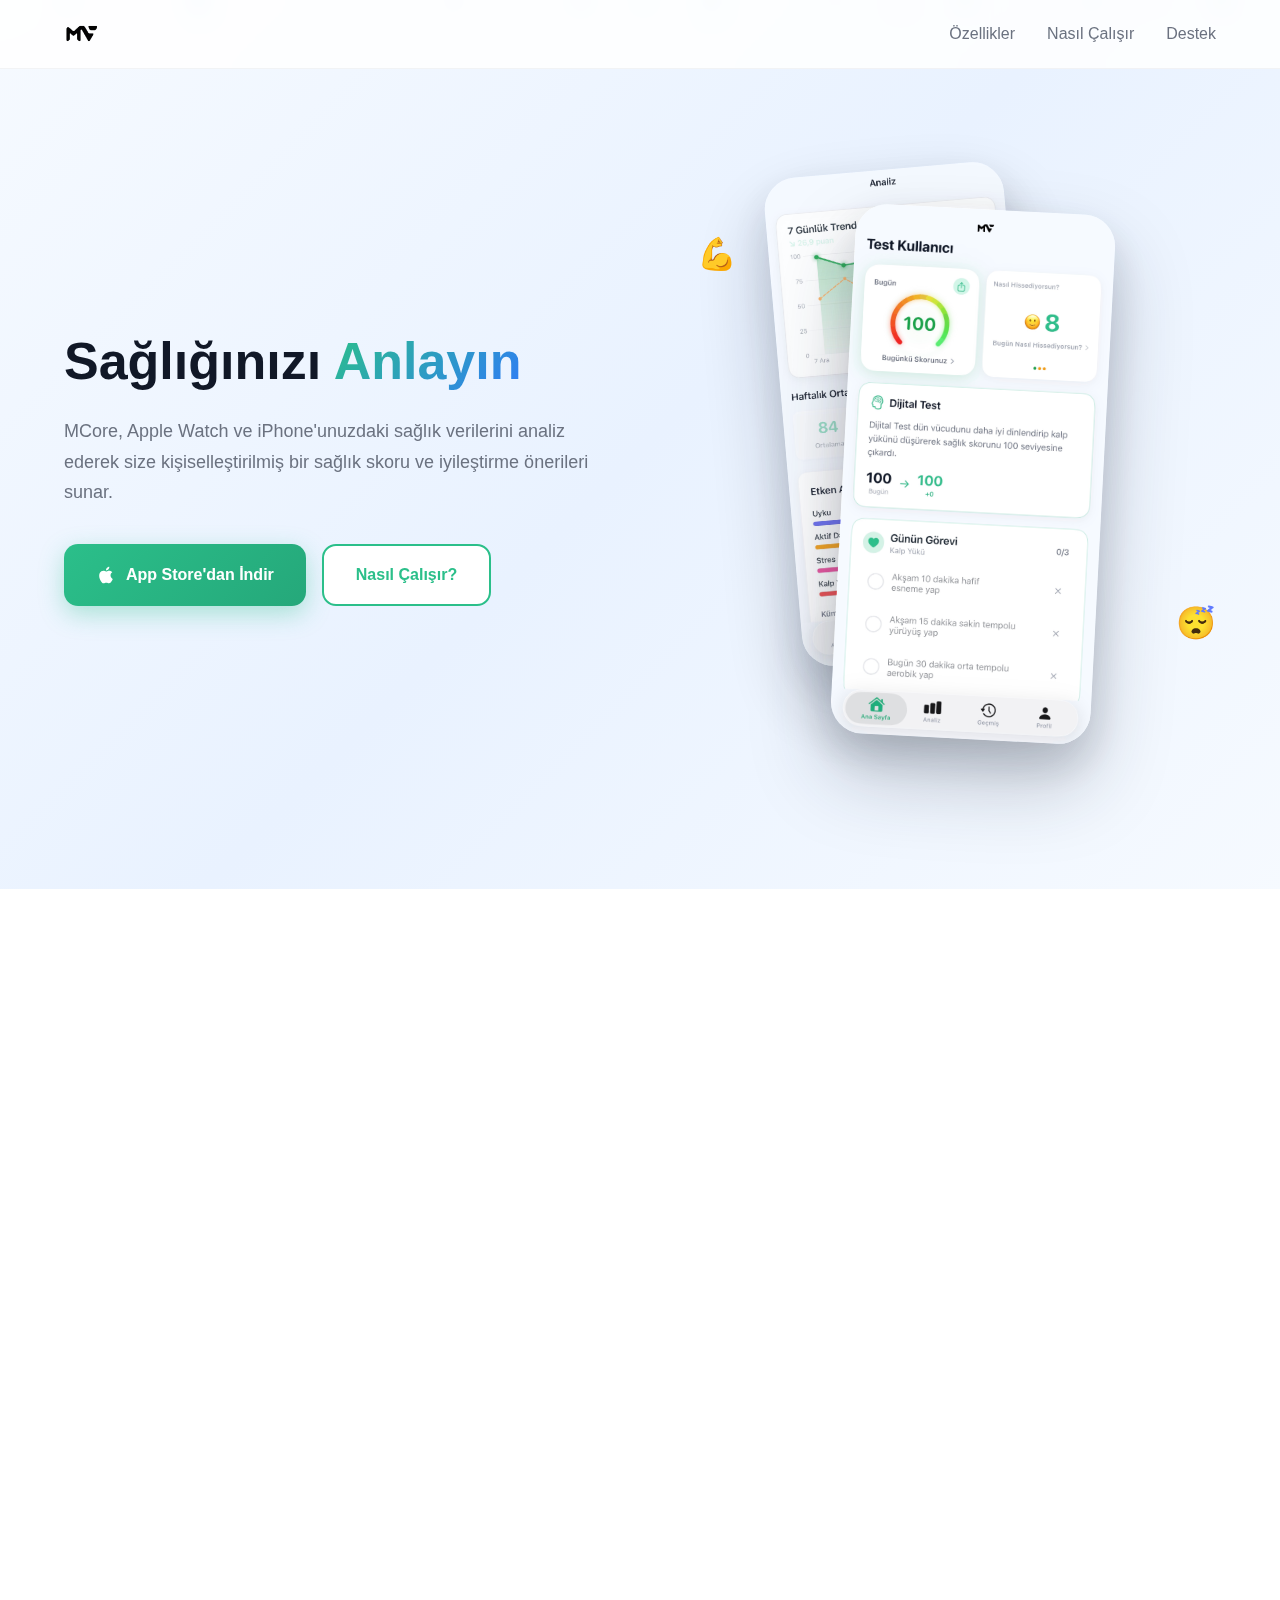
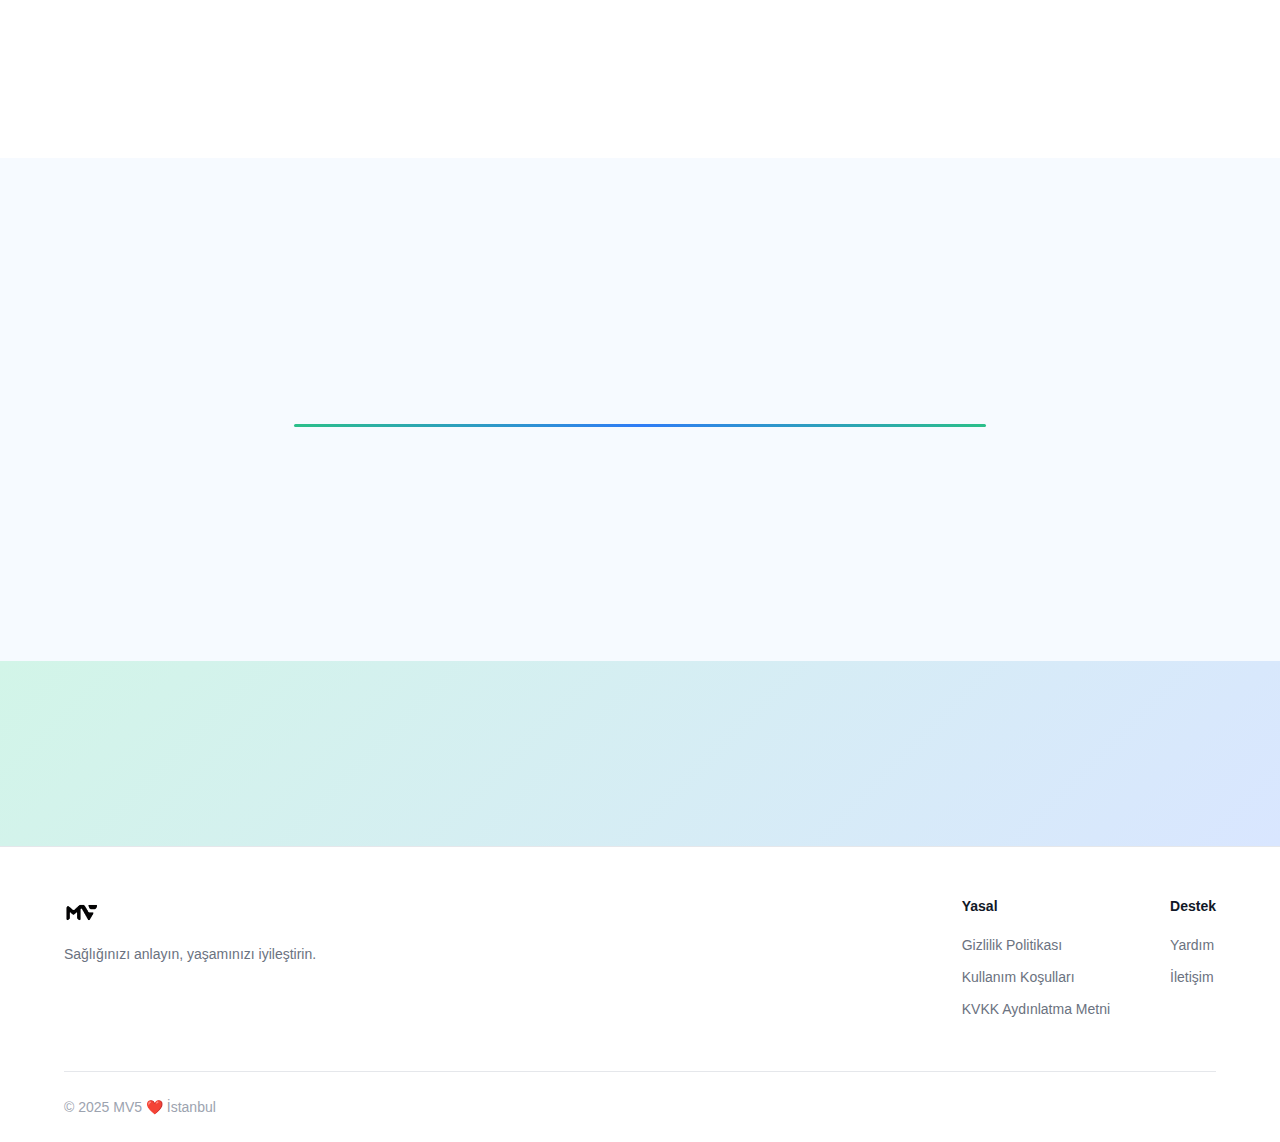
<file: index.html>
<!DOCTYPE html>
<html lang="tr">

<head>
    <meta charset="UTF-8">
    <meta name="viewport" content="width=device-width, initial-scale=1.0">
    <meta name="description"
        content="MCore - Kişisel sağlık verilerinizi analiz eden ve size özel öneriler sunan iOS uygulaması">
    <meta name="keywords" content="sağlık, fitness, HRV, uyku takibi, Apple Watch, sağlık skoru">
    <meta name="author" content="MCore">

    <!-- Open Graph -->
    <meta property="og:title" content="MCore - Sağlığınızı Anlayın">
    <meta property="og:description"
        content="Apple Watch ve iPhone verilerinizi analiz ederek kişiselleştirilmiş sağlık skoru ve öneriler sunar.">
    <meta property="og:image" content="appicon.png">
    <meta property="og:url" content="https://mcore.app">
    <meta name="twitter:card" content="summary_large_image">

    <title>MCore - Sağlığınızı Anlayın</title>
    <link rel="stylesheet" href="style.css">
    <link rel="icon" type="image/png" href="favicon.png">
    <link rel="apple-touch-icon" href="apple-touch-icon.png">
</head>

<body>
    <!-- Animated Particle Background -->
    <div class="particle-bg">
        <div class="particle"></div>
        <div class="particle"></div>
        <div class="particle"></div>
        <div class="particle"></div>
        <div class="particle"></div>
        <div class="particle"></div>
        <div class="particle"></div>
        <div class="particle"></div>
        <div class="particle"></div>
        <div class="particle"></div>
        <div class="particle"></div>
        <div class="particle"></div>
        <div class="particle"></div>
        <div class="particle"></div>
        <div class="particle"></div>
    </div>

    <!-- Mobile Navigation -->
    <nav class="mobile-nav" id="mobileNav">
        <a href="index.html" onclick="closeMenu()">Ana Sayfa</a>
        <a href="#features" onclick="closeMenu()">Özellikler</a>
        <a href="#how-it-works" onclick="closeMenu()">Nasıl Çalışır</a>
        <a href="support.html" onclick="closeMenu()">Destek</a>
    </nav>

    <!-- Navigation -->
    <nav class="navbar">
        <div class="container">
            <a href="index.html" class="logo">
                <img src="appicon.png" alt="MV5" class="logo-image">
            </a>
            <div class="nav-links">
                <a href="#features">Özellikler</a>
                <a href="#how-it-works">Nasıl Çalışır</a>
                <a href="support.html">Destek</a>
            </div>
            <div class="hamburger" id="hamburger" onclick="toggleMenu()">
                <span></span>
                <span></span>
                <span></span>
            </div>
        </div>
    </nav>

    <!-- Hero Section -->
    <section class="hero">
        <div class="container">
            <div class="hero-content animate-on-scroll">
                <h1>Sağlığınızı <span class="highlight">Anlayın</span></h1>
                <p class="hero-subtitle">
                    MCore, Apple Watch ve iPhone'unuzdaki sağlık verilerini analiz ederek
                    size kişiselleştirilmiş bir sağlık skoru ve iyileştirme önerileri sunar.
                </p>
                <div class="hero-buttons">
                    <a href="https://apps.apple.com/app/mcore" class="btn btn-primary">
                        <svg class="apple-icon" viewBox="0 0 24 24" fill="currentColor">
                            <path
                                d="M18.71 19.5c-.83 1.24-1.71 2.45-3.05 2.47-1.34.03-1.77-.79-3.29-.79-1.53 0-2 .77-3.27.82-1.31.05-2.3-1.32-3.14-2.53C4.25 17 2.94 12.45 4.7 9.39c.87-1.52 2.43-2.48 4.12-2.51 1.28-.02 2.5.87 3.29.87.78 0 2.26-1.07 3.81-.91.65.03 2.47.26 3.64 1.98-.09.06-2.17 1.28-2.15 3.81.03 3.02 2.65 4.03 2.68 4.04-.03.07-.42 1.44-1.38 2.83M13 3.5c.73-.83 1.94-1.46 2.94-1.5.13 1.17-.34 2.35-1.04 3.19-.69.85-1.83 1.51-2.95 1.42-.15-1.15.41-2.35 1.05-3.11z" />
                        </svg>
                        App Store'dan İndir
                    </a>
                    <a href="#how-it-works" class="btn btn-secondary">
                        Nasıl Çalışır?
                    </a>
                </div>
            </div>
            <div class="hero-image animate-on-scroll">
                <!-- Real App Screenshots -->
                <div class="screenshot-showcase">
                    <div class="screenshot-wrapper screenshot-back">
                        <img src="2.jpg" alt="MCore App Screenshot 2" class="app-screenshot">
                    </div>
                    <div class="screenshot-wrapper screenshot-front">
                        <img src="1.jpg" alt="MCore App Screenshot 1" class="app-screenshot">
                    </div>
                </div>
            </div>
        </div>
    </section>

    <!-- Features Section -->
    <section id="features" class="features">
        <div class="container">
            <h2 class="section-title animate-on-scroll">Özellikler</h2>
            <p class="section-subtitle animate-on-scroll">Sağlığınızı anlamak için ihtiyacınız olan her şey</p>
            <div class="features-grid">
                <div class="feature-card animate-on-scroll">
                    <div class="feature-icon">📊</div>
                    <h3>Günlük Sağlık Skoru</h3>
                    <p>Uyku, aktivite, kalp sağlığı ve stres verilerinizi analiz ederek 0-100 arası kişisel bir skor
                        hesaplar.</p>
                </div>
                <div class="feature-card animate-on-scroll">
                    <div class="feature-icon">💡</div>
                    <h3>Kişisel Öneriler</h3>
                    <p>Dijital ikiziniz, skorunuzu artırmak için size özel iyileştirme önerileri sunar.</p>
                </div>
                <div class="feature-card animate-on-scroll">
                    <div class="feature-icon">⌚</div>
                    <h3>Apple Watch Entegrasyonu</h3>
                    <p>Apple Watch'unuzdan HRV, dinlenme kalp hızı ve aktivite verilerini otomatik olarak çeker.</p>
                </div>
                <div class="feature-card animate-on-scroll">
                    <div class="feature-icon">😊</div>
                    <h3>Ruh Hali Takibi</h3>
                    <p>Günlük ruh halinizi kaydedin ve sağlık verilerinizle ilişkisini keşfedin.</p>
                </div>
                <div class="feature-card animate-on-scroll">
                    <div class="feature-icon">🏆</div>
                    <h3>Başarımlar</h3>
                    <p>Hedeflerinize ulaştıkça rozetler kazanın ve ilerlemenizi takip edin.</p>
                </div>
                <div class="feature-card animate-on-scroll">
                    <div class="feature-icon">🔔</div>
                    <h3>Sağlık Uyarıları</h3>
                    <p>HRV düşüşü veya kalp hızı artışı gibi önemli değişikliklerde anında bildirim alın.</p>
                </div>
            </div>
        </div>
    </section>

    <!-- How It Works -->
    <section id="how-it-works" class="how-it-works">
        <div class="container">
            <h2 class="section-title animate-on-scroll">Nasıl Çalışır?</h2>
            <p class="section-subtitle animate-on-scroll">Sadece 3 adımda sağlığınızı takip edin</p>
            <div class="steps">
                <div class="step animate-on-scroll">
                    <div class="step-number">1</div>
                    <h3>Bağlantı Kurun</h3>
                    <p>Apple Health ile senkronize olun. Verileriniz güvenle cihazınızda kalır.</p>
                </div>
                <div class="step animate-on-scroll">
                    <div class="step-number">2</div>
                    <h3>Analiz Edin</h3>
                    <p>Her sabah günlük sağlık skorunuzu ve detaylı analizinizi görün.</p>
                </div>
                <div class="step animate-on-scroll">
                    <div class="step-number">3</div>
                    <h3>İyileştirin</h3>
                    <p>Kişisel önerileri takip ederek sağlık skorunuzu artırın.</p>
                </div>
            </div>
        </div>
    </section>

    <!-- Privacy Banner -->
    <section class="privacy-banner">
        <div class="container">
            <div class="privacy-content animate-on-scroll">
                <div class="privacy-icon">🔒</div>
                <div class="privacy-text">
                    <h3>Gizliliğiniz Önceliğimiz</h3>
                    <p>Sağlık verileriniz yalnızca sizin cihazınızda işlenir. Üçüncü taraflarla paylaşılmaz.</p>
                </div>
            </div>
        </div>
    </section>

    <!-- Footer -->
    <footer class="footer">
        <div class="container">
            <div class="footer-content">
                <div class="footer-brand">
                    <a href="index.html" class="logo">
                        <img src="appicon.png" alt="MV5" class="logo-image">
                    </a>
                    <p class="footer-tagline">Sağlığınızı anlayın, yaşamınızı iyileştirin.</p>
                </div>
                <div class="footer-links">
                    <div class="footer-column">
                        <h4>Yasal</h4>
                        <a href="privacy.html">Gizlilik Politikası</a>
                        <a href="terms.html">Kullanım Koşulları</a>
                        <a href="kvkk.html">KVKK Aydınlatma Metni</a>
                    </div>
                    <div class="footer-column">
                        <h4>Destek</h4>
                        <a href="support.html">Yardım</a>
                        <a href="mailto:selam@mv5.io">İletişim</a>
                    </div>
                </div>
            </div>
            <div class="footer-bottom">
                <p>&copy; 2025 MV5 ❤️ İstanbul</p>
            </div>
        </div>
    </footer>

    <script>
        // Hamburger Menu
        function toggleMenu() {
            document.getElementById('hamburger').classList.toggle('active');
            document.getElementById('mobileNav').classList.toggle('active');
            document.body.style.overflow = document.getElementById('mobileNav').classList.contains('active') ? 'hidden' : '';
        }

        function closeMenu() {
            document.getElementById('hamburger').classList.remove('active');
            document.getElementById('mobileNav').classList.remove('active');
            document.body.style.overflow = '';
        }

        // Scroll Animations
        const observerOptions = {
            threshold: 0.1,
            rootMargin: '0px 0px -50px 0px'
        };

        const observer = new IntersectionObserver((entries) => {
            entries.forEach(entry => {
                if (entry.isIntersecting) {
                    entry.target.classList.add('visible');
                }
            });
        }, observerOptions);

        document.querySelectorAll('.animate-on-scroll').forEach(el => {
            observer.observe(el);
        });

        // Counter Animation
        function animateCounter(element, target, duration = 2000, isDecimal = false) {
            const start = 0;
            const increment = target / (duration / 16);
            let current = start;

            const timer = setInterval(() => {
                current += increment;
                if (current >= target) {
                    current = target;
                    clearInterval(timer);
                }

                if (isDecimal) {
                    element.textContent = current.toFixed(1);
                } else if (target >= 1000) {
                    element.textContent = Math.floor(current).toLocaleString('tr-TR') + '+';
                } else {
                    element.textContent = Math.floor(current);
                }
            }, 16);
        }

        // Score counter in hero
        const scoreElement = document.getElementById('scoreCounter');
        if (scoreElement) {
            setTimeout(() => {
                animateCounter(scoreElement, 87, 1500);
            }, 500);
        }

        // Stats counters
        const statsObserver = new IntersectionObserver((entries) => {
            entries.forEach(entry => {
                if (entry.isIntersecting) {
                    const statNumbers = entry.target.querySelectorAll('.stat-number');
                    statNumbers.forEach(stat => {
                        const target = parseFloat(stat.dataset.count);
                        const isDecimal = target < 10;
                        animateCounter(stat, target, 2000, isDecimal);
                    });
                    statsObserver.unobserve(entry.target);
                }
            });
        }, { threshold: 0.5 });

        const statsSection = document.querySelector('.social-proof');
        if (statsSection) {
            statsObserver.observe(statsSection);
        }
    </script>

    <style>
        /* Additional styles for new elements */

        /* Social Proof */
        .social-proof {
            padding: 60px 0;
            background: white;
        }

        .stats-grid {
            display: flex;
            justify-content: center;
            gap: 80px;
            flex-wrap: wrap;
        }

        .stat-item {
            text-align: center;
        }

        .stat-number {
            display: block;
            font-size: 48px;
            font-weight: 800;
            background: linear-gradient(135deg, var(--primary), var(--secondary));
            -webkit-background-clip: text;
            -webkit-text-fill-color: transparent;
            background-clip: text;
        }

        .stat-label {
            display: block;
            font-size: 16px;
            color: var(--text-secondary);
            margin-top: 8px;
            font-weight: 500;
        }

        /* Scroll Animations */
        .animate-on-scroll {
            opacity: 0;
            transform: translateY(30px);
            transition: all 0.6s cubic-bezier(0.4, 0, 0.2, 1);
        }

        .animate-on-scroll.visible {
            opacity: 1;
            transform: translateY(0);
        }

        .feature-card.animate-on-scroll:nth-child(1) {
            transition-delay: 0.1s;
        }

        .feature-card.animate-on-scroll:nth-child(2) {
            transition-delay: 0.2s;
        }

        .feature-card.animate-on-scroll:nth-child(3) {
            transition-delay: 0.3s;
        }

        .feature-card.animate-on-scroll:nth-child(4) {
            transition-delay: 0.4s;
        }

        .feature-card.animate-on-scroll:nth-child(5) {
            transition-delay: 0.5s;
        }

        .feature-card.animate-on-scroll:nth-child(6) {
            transition-delay: 0.6s;
        }

        .step.animate-on-scroll:nth-child(1) {
            transition-delay: 0.1s;
        }

        .step.animate-on-scroll:nth-child(2) {
            transition-delay: 0.3s;
        }

        .step.animate-on-scroll:nth-child(3) {
            transition-delay: 0.5s;
        }

        /* Responsive stats */
        @media (max-width: 640px) {
            .stats-grid {
                gap: 40px;
            }

            .stat-number {
                font-size: 36px;
            }
        }
    </style>
</body>

</html>
</file>
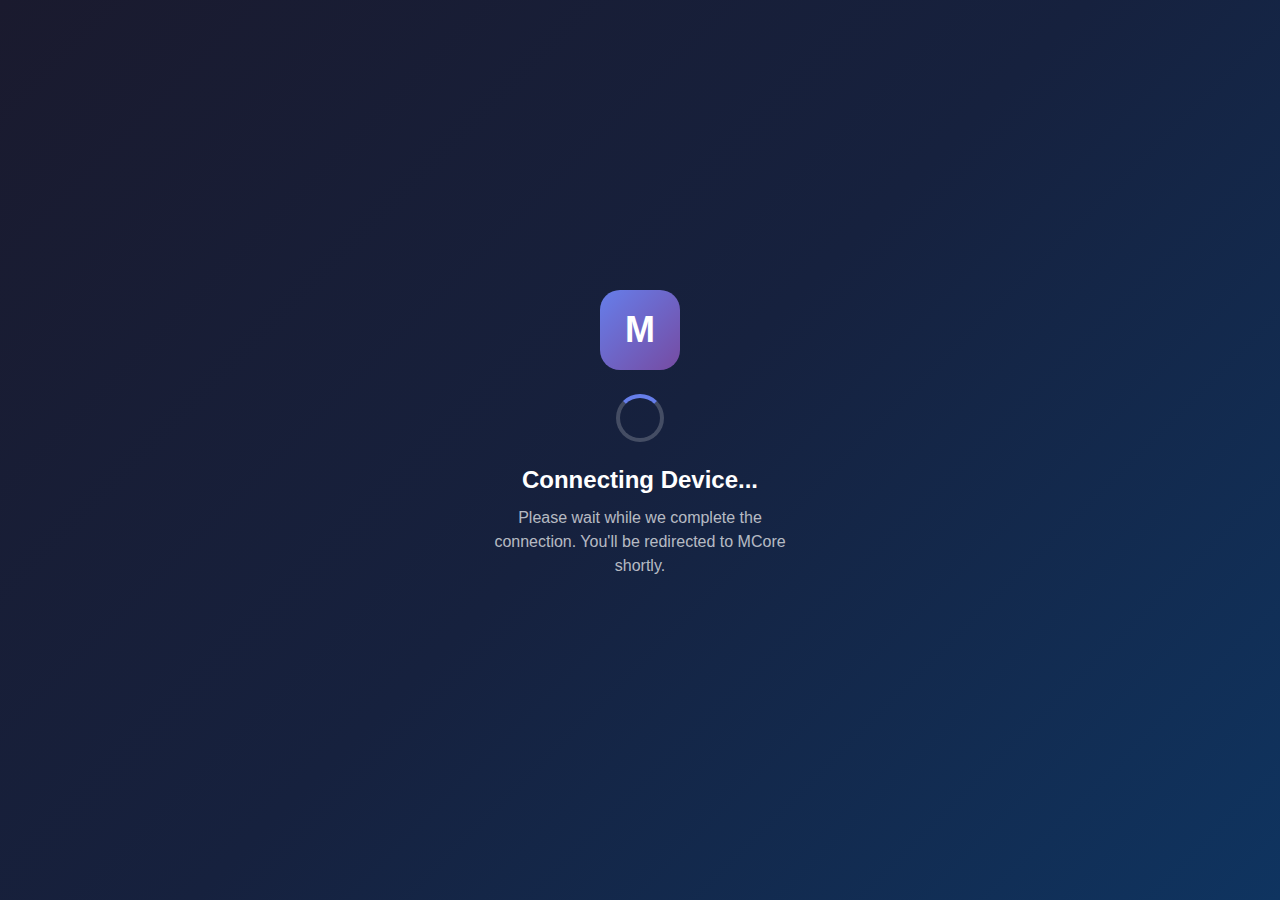
<file: rook-callback/index.html>
<!DOCTYPE html>
<html lang="en">
<head>
    <meta charset="UTF-8">
    <meta name="viewport" content="width=device-width, initial-scale=1.0">
    <title>MCore - Connecting...</title>
    <style>
        * {
            margin: 0;
            padding: 0;
            box-sizing: border-box;
        }
        
        body {
            font-family: -apple-system, BlinkMacSystemFont, 'Segoe UI', Roboto, Helvetica, Arial, sans-serif;
            background: linear-gradient(135deg, #1a1a2e 0%, #16213e 50%, #0f3460 100%);
            min-height: 100vh;
            display: flex;
            align-items: center;
            justify-content: center;
            color: white;
        }
        
        .container {
            text-align: center;
            padding: 40px;
            max-width: 400px;
        }
        
        .logo {
            width: 80px;
            height: 80px;
            background: linear-gradient(135deg, #667eea 0%, #764ba2 100%);
            border-radius: 20px;
            margin: 0 auto 24px;
            display: flex;
            align-items: center;
            justify-content: center;
            font-size: 36px;
            font-weight: bold;
        }
        
        h1 {
            font-size: 24px;
            font-weight: 600;
            margin-bottom: 12px;
        }
        
        p {
            font-size: 16px;
            color: rgba(255, 255, 255, 0.7);
            margin-bottom: 32px;
            line-height: 1.5;
        }
        
        .spinner {
            width: 48px;
            height: 48px;
            border: 4px solid rgba(255, 255, 255, 0.2);
            border-top-color: #667eea;
            border-radius: 50%;
            animation: spin 1s linear infinite;
            margin: 0 auto 24px;
        }
        
        @keyframes spin {
            to { transform: rotate(360deg); }
        }
        
        .btn {
            display: inline-block;
            background: linear-gradient(135deg, #667eea 0%, #764ba2 100%);
            color: white;
            padding: 14px 32px;
            border-radius: 12px;
            text-decoration: none;
            font-weight: 600;
            font-size: 16px;
            transition: transform 0.2s, box-shadow 0.2s;
        }
        
        .btn:hover {
            transform: translateY(-2px);
            box-shadow: 0 8px 24px rgba(102, 126, 234, 0.4);
        }
        
        .status {
            margin-top: 24px;
            font-size: 14px;
            color: rgba(255, 255, 255, 0.5);
        }
        
        .success {
            color: #4ade80;
        }
        
        .error {
            color: #f87171;
        }
    </style>
</head>
<body>
    <div class="container">
        <div class="logo">M</div>
        <div class="spinner" id="spinner"></div>
        <h1 id="title">Connecting Device...</h1>
        <p id="message">Please wait while we complete the connection. You'll be redirected to MCore shortly.</p>
        <a href="#" class="btn" id="openApp" style="display: none;">Open MCore App</a>
        <p class="status" id="status"></p>
    </div>

    <script>
        // Get URL parameters
        const urlParams = new URLSearchParams(window.location.search);
        const allParams = window.location.search;
        
        // Build the deep link URL with all parameters
        const deepLinkUrl = 'mcore://rook-callback' + allParams;
        
        // Elements
        const spinner = document.getElementById('spinner');
        const title = document.getElementById('title');
        const message = document.getElementById('message');
        const openAppBtn = document.getElementById('openApp');
        const status = document.getElementById('status');
        
        // Try to open the app automatically
        function openApp() {
            // Update UI
            title.textContent = 'Connection Complete!';
            message.textContent = 'Your device has been connected successfully.';
            spinner.style.display = 'none';
            
            // Try to open the app
            window.location.href = deepLinkUrl;
            
            // Show button after a delay (in case redirect doesn't work)
            setTimeout(() => {
                openAppBtn.style.display = 'inline-block';
                openAppBtn.href = deepLinkUrl;
                status.textContent = 'If the app didn\'t open automatically, tap the button above.';
            }, 2000);
        }
        
        // Check if there's an error in the callback
        if (urlParams.has('error')) {
            spinner.style.display = 'none';
            title.textContent = 'Connection Failed';
            title.classList.add('error');
            message.textContent = urlParams.get('error_description') || 'An error occurred during the connection process.';
            openAppBtn.textContent = 'Back to MCore';
            openAppBtn.href = 'mcore://';
            openAppBtn.style.display = 'inline-block';
        } else {
            // Success - try to open app after a short delay
            setTimeout(openApp, 1000);
        }
    </script>
</body>
</html>
</file>
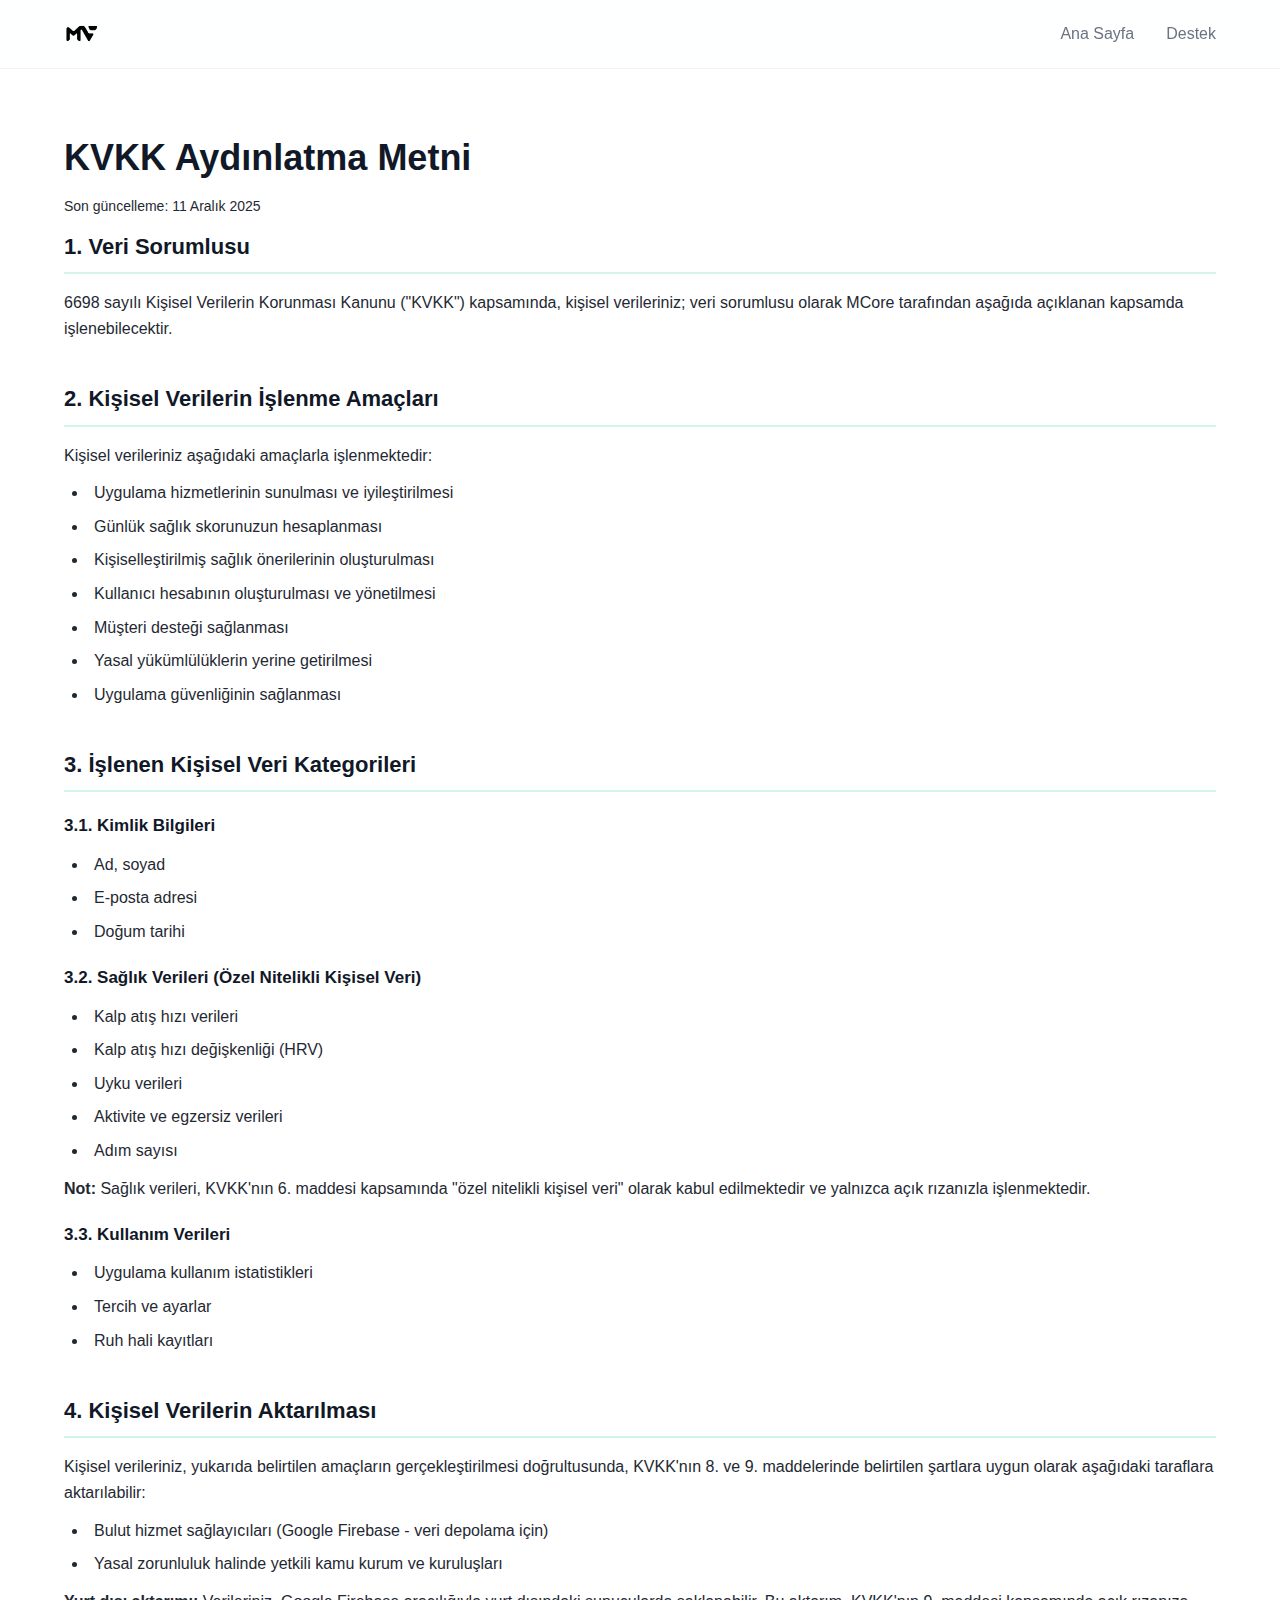
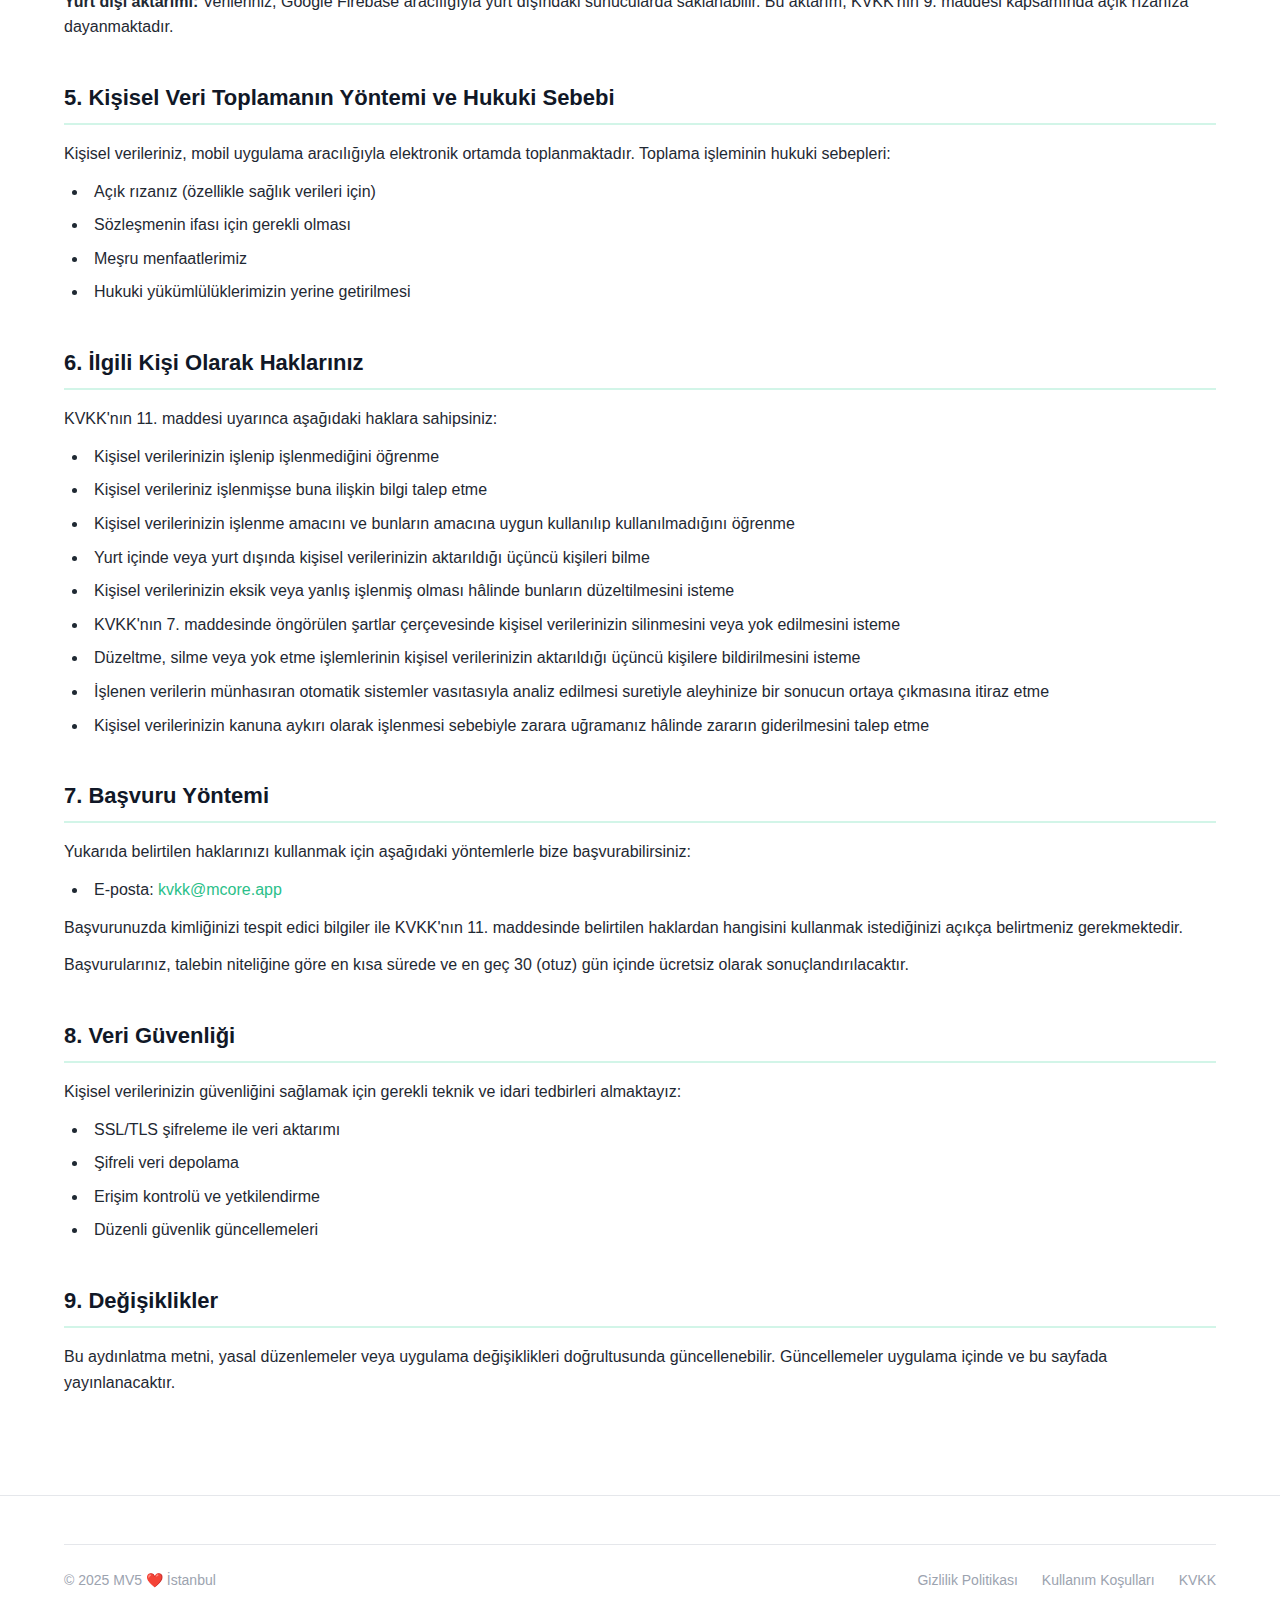
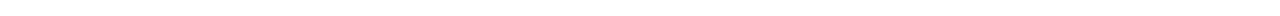
<file: kvkk.html>
<!DOCTYPE html>
<html lang="tr">

<head>
    <meta charset="UTF-8">
    <meta name="viewport" content="width=device-width, initial-scale=1.0">
    <meta name="description" content="MCore KVKK Aydınlatma Metni">
    <title>KVKK Aydınlatma Metni - MCore</title>
    <link rel="stylesheet" href="style.css">
    <link rel="icon" type="image/png" href="favicon.png">
</head>

<body>
    <!-- Navigation -->
    <nav class="navbar">
        <div class="container">
            <a href="index.html" class="logo">
                <img src="appicon.png" alt="MV5" class="logo-image">
            </a>
            <div class="nav-links">
                <a href="index.html">Ana Sayfa</a>
                <a href="support.html">Destek</a>
            </div>
        </div>
    </nav>

    <!-- Content -->
    <main class="legal-content">
        <div class="container">
            <h1>KVKK Aydınlatma Metni</h1>
            <p class="last-updated">Son güncelleme: 11 Aralık 2025</p>

            <section>
                <h2>1. Veri Sorumlusu</h2>
                <p>
                    6698 sayılı Kişisel Verilerin Korunması Kanunu ("KVKK") kapsamında,
                    kişisel verileriniz; veri sorumlusu olarak MCore tarafından aşağıda
                    açıklanan kapsamda işlenebilecektir.
                </p>
            </section>

            <section>
                <h2>2. Kişisel Verilerin İşlenme Amaçları</h2>
                <p>Kişisel verileriniz aşağıdaki amaçlarla işlenmektedir:</p>
                <ul>
                    <li>Uygulama hizmetlerinin sunulması ve iyileştirilmesi</li>
                    <li>Günlük sağlık skorunuzun hesaplanması</li>
                    <li>Kişiselleştirilmiş sağlık önerilerinin oluşturulması</li>
                    <li>Kullanıcı hesabının oluşturulması ve yönetilmesi</li>
                    <li>Müşteri desteği sağlanması</li>
                    <li>Yasal yükümlülüklerin yerine getirilmesi</li>
                    <li>Uygulama güvenliğinin sağlanması</li>
                </ul>
            </section>

            <section>
                <h2>3. İşlenen Kişisel Veri Kategorileri</h2>

                <h3>3.1. Kimlik Bilgileri</h3>
                <ul>
                    <li>Ad, soyad</li>
                    <li>E-posta adresi</li>
                    <li>Doğum tarihi</li>
                </ul>

                <h3>3.2. Sağlık Verileri (Özel Nitelikli Kişisel Veri)</h3>
                <ul>
                    <li>Kalp atış hızı verileri</li>
                    <li>Kalp atış hızı değişkenliği (HRV)</li>
                    <li>Uyku verileri</li>
                    <li>Aktivite ve egzersiz verileri</li>
                    <li>Adım sayısı</li>
                </ul>
                <p>
                    <strong>Not:</strong> Sağlık verileri, KVKK'nın 6. maddesi kapsamında
                    "özel nitelikli kişisel veri" olarak kabul edilmektedir ve yalnızca
                    açık rızanızla işlenmektedir.
                </p>

                <h3>3.3. Kullanım Verileri</h3>
                <ul>
                    <li>Uygulama kullanım istatistikleri</li>
                    <li>Tercih ve ayarlar</li>
                    <li>Ruh hali kayıtları</li>
                </ul>
            </section>

            <section>
                <h2>4. Kişisel Verilerin Aktarılması</h2>
                <p>
                    Kişisel verileriniz, yukarıda belirtilen amaçların gerçekleştirilmesi
                    doğrultusunda, KVKK'nın 8. ve 9. maddelerinde belirtilen şartlara
                    uygun olarak aşağıdaki taraflara aktarılabilir:
                </p>
                <ul>
                    <li>Bulut hizmet sağlayıcıları (Google Firebase - veri depolama için)</li>
                    <li>Yasal zorunluluk halinde yetkili kamu kurum ve kuruluşları</li>
                </ul>
                <p>
                    <strong>Yurt dışı aktarımı:</strong> Verileriniz, Google Firebase aracılığıyla
                    yurt dışındaki sunucularda saklanabilir. Bu aktarım, KVKK'nın 9. maddesi
                    kapsamında açık rızanıza dayanmaktadır.
                </p>
            </section>

            <section>
                <h2>5. Kişisel Veri Toplamanın Yöntemi ve Hukuki Sebebi</h2>
                <p>
                    Kişisel verileriniz, mobil uygulama aracılığıyla elektronik ortamda
                    toplanmaktadır. Toplama işleminin hukuki sebepleri:
                </p>
                <ul>
                    <li>Açık rızanız (özellikle sağlık verileri için)</li>
                    <li>Sözleşmenin ifası için gerekli olması</li>
                    <li>Meşru menfaatlerimiz</li>
                    <li>Hukuki yükümlülüklerimizin yerine getirilmesi</li>
                </ul>
            </section>

            <section>
                <h2>6. İlgili Kişi Olarak Haklarınız</h2>
                <p>KVKK'nın 11. maddesi uyarınca aşağıdaki haklara sahipsiniz:</p>
                <ul>
                    <li>Kişisel verilerinizin işlenip işlenmediğini öğrenme</li>
                    <li>Kişisel verileriniz işlenmişse buna ilişkin bilgi talep etme</li>
                    <li>Kişisel verilerinizin işlenme amacını ve bunların amacına uygun kullanılıp kullanılmadığını
                        öğrenme</li>
                    <li>Yurt içinde veya yurt dışında kişisel verilerinizin aktarıldığı üçüncü kişileri bilme</li>
                    <li>Kişisel verilerinizin eksik veya yanlış işlenmiş olması hâlinde bunların düzeltilmesini isteme
                    </li>
                    <li>KVKK'nın 7. maddesinde öngörülen şartlar çerçevesinde kişisel verilerinizin silinmesini veya yok
                        edilmesini isteme</li>
                    <li>Düzeltme, silme veya yok etme işlemlerinin kişisel verilerinizin aktarıldığı üçüncü kişilere
                        bildirilmesini isteme</li>
                    <li>İşlenen verilerin münhasıran otomatik sistemler vasıtasıyla analiz edilmesi suretiyle aleyhinize
                        bir sonucun ortaya çıkmasına itiraz etme</li>
                    <li>Kişisel verilerinizin kanuna aykırı olarak işlenmesi sebebiyle zarara uğramanız hâlinde zararın
                        giderilmesini talep etme</li>
                </ul>
            </section>

            <section>
                <h2>7. Başvuru Yöntemi</h2>
                <p>
                    Yukarıda belirtilen haklarınızı kullanmak için aşağıdaki yöntemlerle
                    bize başvurabilirsiniz:
                </p>
                <ul>
                    <li>E-posta: <a href="mailto:kvkk@mcore.app">kvkk@mcore.app</a></li>
                </ul>
                <p>
                    Başvurunuzda kimliğinizi tespit edici bilgiler ile KVKK'nın 11. maddesinde
                    belirtilen haklardan hangisini kullanmak istediğinizi açıkça belirtmeniz
                    gerekmektedir.
                </p>
                <p>
                    Başvurularınız, talebin niteliğine göre en kısa sürede ve en geç 30 (otuz)
                    gün içinde ücretsiz olarak sonuçlandırılacaktır.
                </p>
            </section>

            <section>
                <h2>8. Veri Güvenliği</h2>
                <p>
                    Kişisel verilerinizin güvenliğini sağlamak için gerekli teknik ve idari
                    tedbirleri almaktayız:
                </p>
                <ul>
                    <li>SSL/TLS şifreleme ile veri aktarımı</li>
                    <li>Şifreli veri depolama</li>
                    <li>Erişim kontrolü ve yetkilendirme</li>
                    <li>Düzenli güvenlik güncellemeleri</li>
                </ul>
            </section>

            <section>
                <h2>9. Değişiklikler</h2>
                <p>
                    Bu aydınlatma metni, yasal düzenlemeler veya uygulama değişiklikleri
                    doğrultusunda güncellenebilir. Güncellemeler uygulama içinde ve bu
                    sayfada yayınlanacaktır.
                </p>
            </section>
        </div>
    </main>

    <!-- Footer -->
    <footer class="footer">
        <div class="container">
            <div class="footer-bottom">
                <p>&copy; 2025 MV5 ❤️ İstanbul</p>
                <div class="footer-legal-links">
                    <a href="privacy.html">Gizlilik Politikası</a>
                    <a href="terms.html">Kullanım Koşulları</a>
                    <a href="kvkk.html">KVKK</a>
                </div>
            </div>
        </div>
    </footer>
</body>

</html>
</file>
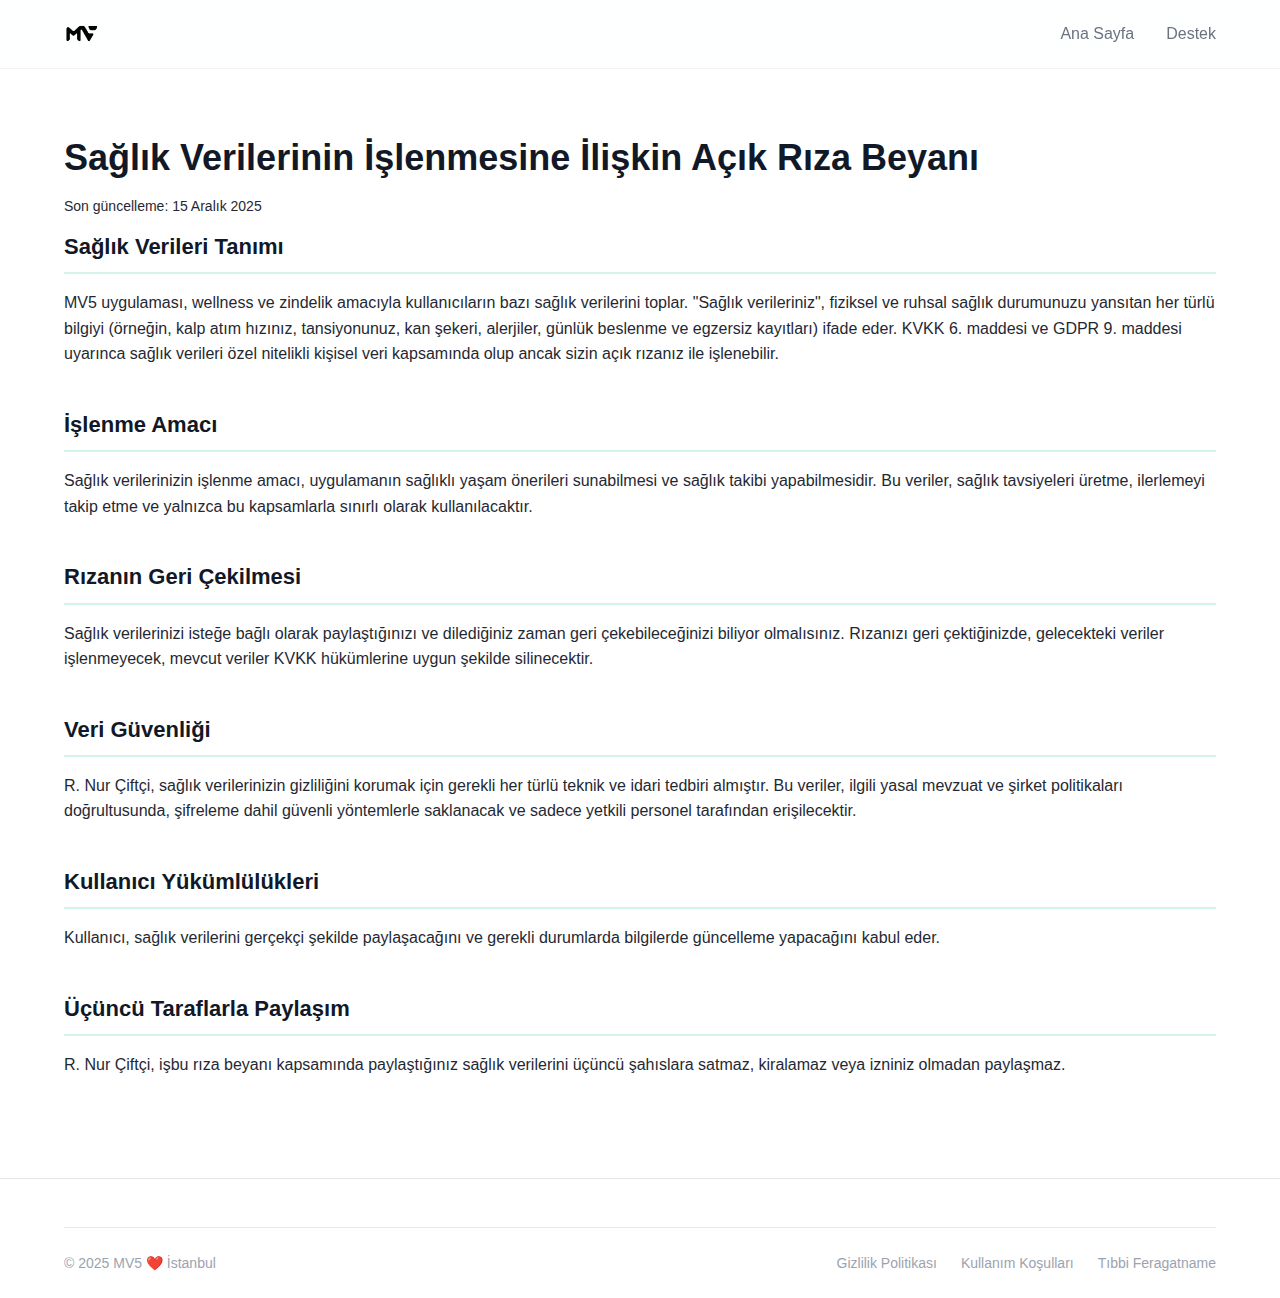
<file: medical.html>
<!DOCTYPE html>
<html lang="tr">

<head>
    <meta charset="UTF-8">
    <meta name="viewport" content="width=device-width, initial-scale=1.0">
    <meta name="description" content="MV5 Tıbbi Feragatname - Sağlık Verilerinin İşlenmesine İlişkin Açık Rıza Beyanı">
    <title>Tıbbi Feragatname - MV5</title>
    <link rel="stylesheet" href="style.css">
    <link rel="icon" type="image/png" href="favicon.png">
</head>

<body>
    <!-- Navigation -->
    <nav class="navbar">
        <div class="container">
            <a href="index.html" class="logo">
                <img src="appicon.png" alt="MV5" class="logo-image">
            </a>
            <div class="nav-links">
                <a href="index.html">Ana Sayfa</a>
                <a href="support.html">Destek</a>
            </div>
        </div>
    </nav>

    <!-- Content -->
    <main class="legal-content">
        <div class="container">
            <h1>Sağlık Verilerinin İşlenmesine İlişkin Açık Rıza Beyanı</h1>
            <p class="last-updated">Son güncelleme: 15 Aralık 2025</p>

            <section>
                <h2>Sağlık Verileri Tanımı</h2>
                <p>
                    MV5 uygulaması, wellness ve zindelik amacıyla kullanıcıların bazı sağlık verilerini toplar. "Sağlık verileriniz", fiziksel ve ruhsal sağlık durumunuzu yansıtan her türlü bilgiyi (örneğin, kalp atım hızınız, tansiyonunuz, kan şekeri, alerjiler, günlük beslenme ve egzersiz kayıtları) ifade eder. KVKK 6. maddesi ve GDPR 9. maddesi uyarınca sağlık verileri özel nitelikli kişisel veri kapsamında olup ancak sizin açık rızanız ile işlenebilir.
                </p>
            </section>

            <section>
                <h2>İşlenme Amacı</h2>
                <p>
                    Sağlık verilerinizin işlenme amacı, uygulamanın sağlıklı yaşam önerileri sunabilmesi ve sağlık takibi yapabilmesidir. Bu veriler, sağlık tavsiyeleri üretme, ilerlemeyi takip etme ve yalnızca bu kapsamlarla sınırlı olarak kullanılacaktır.
                </p>
            </section>

            <section>
                <h2>Rızanın Geri Çekilmesi</h2>
                <p>
                    Sağlık verilerinizi isteğe bağlı olarak paylaştığınızı ve dilediğiniz zaman geri çekebileceğinizi biliyor olmalısınız. Rızanızı geri çektiğinizde, gelecekteki veriler işlenmeyecek, mevcut veriler KVKK hükümlerine uygun şekilde silinecektir.
                </p>
            </section>

            <section>
                <h2>Veri Güvenliği</h2>
                <p>
                    R. Nur Çiftçi, sağlık verilerinizin gizliliğini korumak için gerekli her türlü teknik ve idari tedbiri almıştır. Bu veriler, ilgili yasal mevzuat ve şirket politikaları doğrultusunda, şifreleme dahil güvenli yöntemlerle saklanacak ve sadece yetkili personel tarafından erişilecektir.
                </p>
            </section>

            <section>
                <h2>Kullanıcı Yükümlülükleri</h2>
                <p>
                    Kullanıcı, sağlık verilerini gerçekçi şekilde paylaşacağını ve gerekli durumlarda bilgilerde güncelleme yapacağını kabul eder.
                </p>
            </section>

            <section>
                <h2>Üçüncü Taraflarla Paylaşım</h2>
                <p>
                    R. Nur Çiftçi, işbu rıza beyanı kapsamında paylaştığınız sağlık verilerini üçüncü şahıslara satmaz, kiralamaz veya izniniz olmadan paylaşmaz.
                </p>
            </section>
        </div>
    </main>

    <!-- Footer -->
    <footer class="footer">
        <div class="container">
            <div class="footer-bottom">
                <p>&copy; 2025 MV5 ❤️ İstanbul</p>
                <div class="footer-legal-links">
                    <a href="privacy.html">Gizlilik Politikası</a>
                    <a href="terms.html">Kullanım Koşulları</a>
                    <a href="medical.html">Tıbbi Feragatname</a>
                </div>
            </div>
        </div>
    </footer>
</body>

</html>
</file>
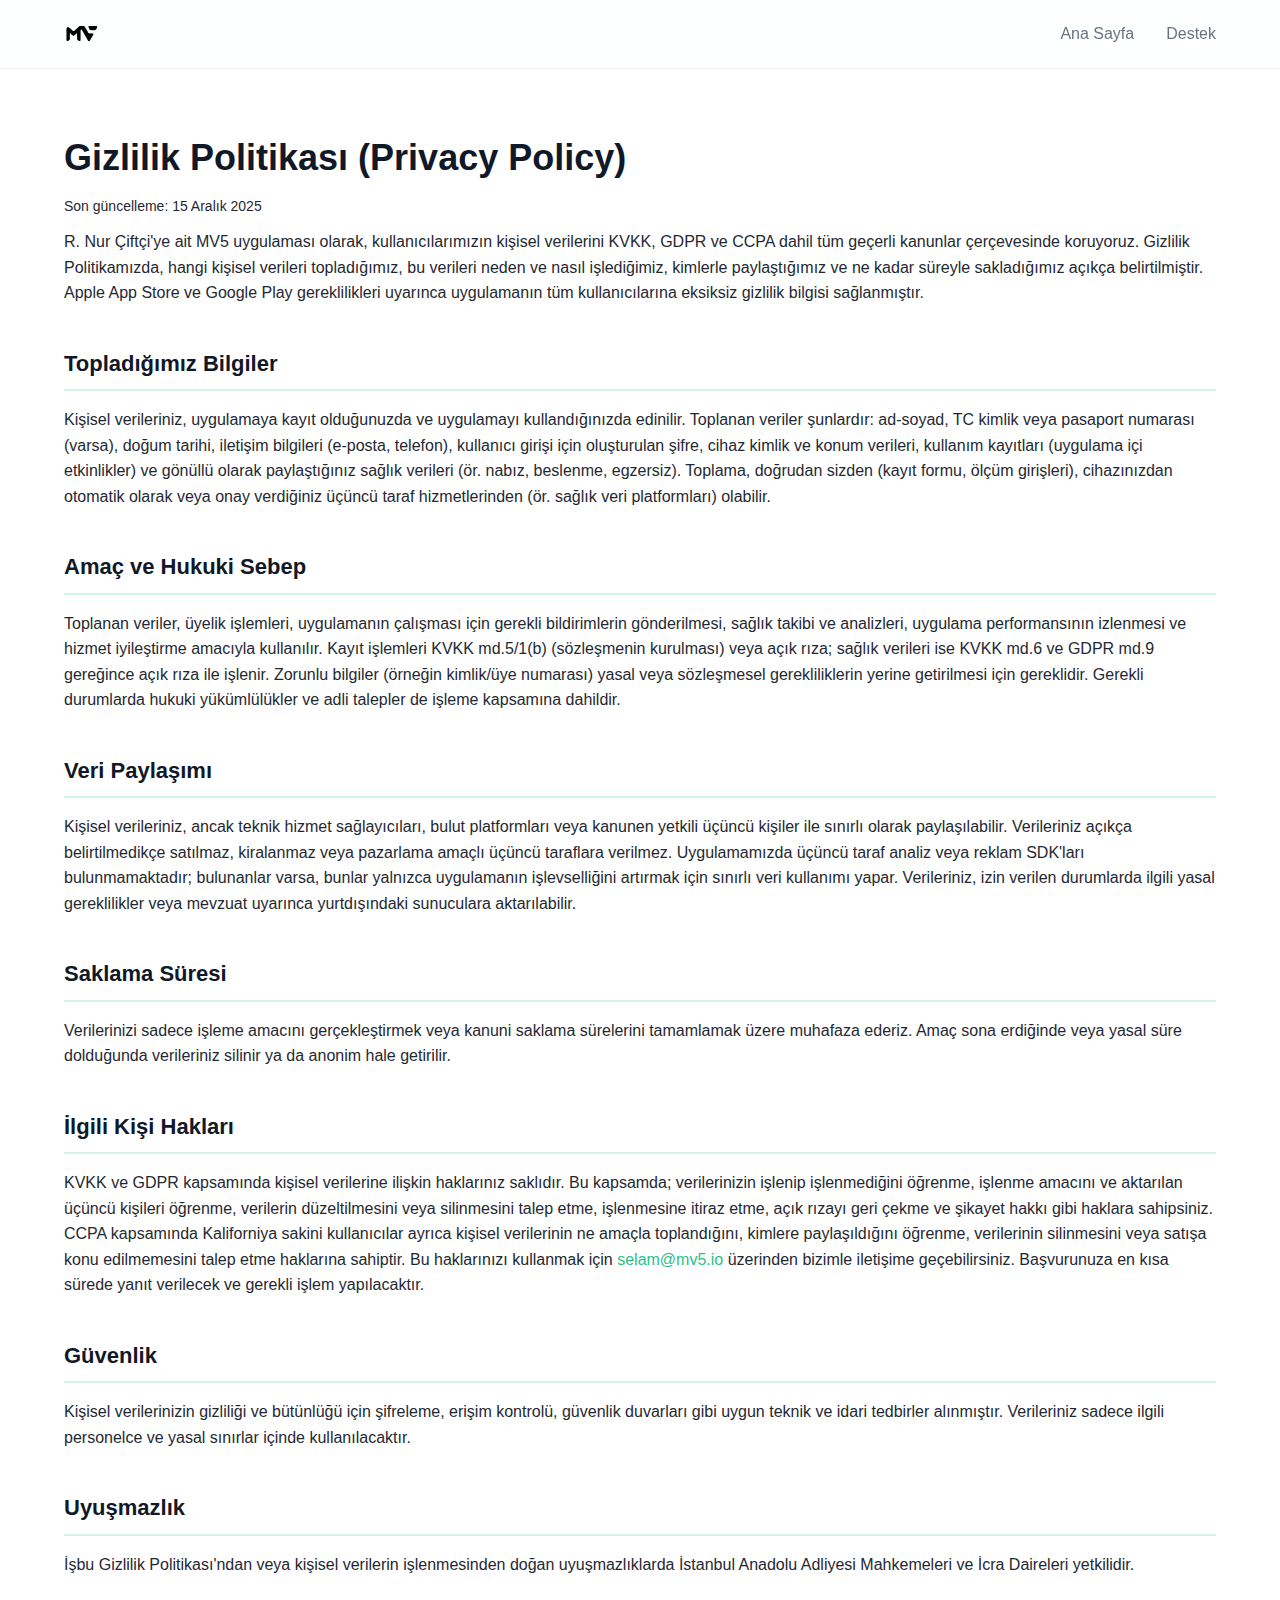
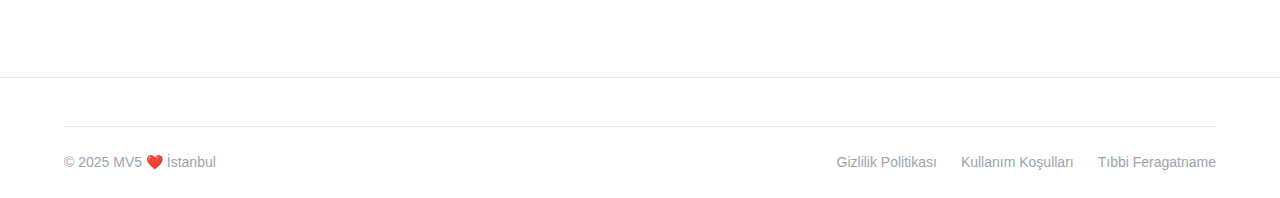
<file: privacy.html>
<!DOCTYPE html>
<html lang="tr">

<head>
    <meta charset="UTF-8">
    <meta name="viewport" content="width=device-width, initial-scale=1.0">
    <meta name="description" content="MV5 Gizlilik Politikası - Privacy Policy">
    <title>Gizlilik Politikası - MV5</title>
    <link rel="stylesheet" href="style.css">
    <link rel="icon" type="image/png" href="favicon.png">
</head>

<body>
    <!-- Navigation -->
    <nav class="navbar">
        <div class="container">
            <a href="index.html" class="logo">
                <img src="appicon.png" alt="MV5" class="logo-image">
            </a>
            <div class="nav-links">
                <a href="index.html">Ana Sayfa</a>
                <a href="support.html">Destek</a>
            </div>
        </div>
    </nav>

    <!-- Content -->
    <main class="legal-content">
        <div class="container">
            <h1>Gizlilik Politikası (Privacy Policy)</h1>
            <p class="last-updated">Son güncelleme: 15 Aralık 2025</p>

            <section>
                <p>
                    R. Nur Çiftçi'ye ait MV5 uygulaması olarak, kullanıcılarımızın kişisel verilerini KVKK, GDPR ve CCPA dahil tüm geçerli kanunlar çerçevesinde koruyoruz. Gizlilik Politikamızda, hangi kişisel verileri topladığımız, bu verileri neden ve nasıl işlediğimiz, kimlerle paylaştığımız ve ne kadar süreyle sakladığımız açıkça belirtilmiştir. Apple App Store ve Google Play gereklilikleri uyarınca uygulamanın tüm kullanıcılarına eksiksiz gizlilik bilgisi sağlanmıştır.
                </p>
            </section>

            <section>
                <h2>Topladığımız Bilgiler</h2>
                <p>
                    Kişisel verileriniz, uygulamaya kayıt olduğunuzda ve uygulamayı kullandığınızda edinilir. Toplanan veriler şunlardır: ad-soyad, TC kimlik veya pasaport numarası (varsa), doğum tarihi, iletişim bilgileri (e-posta, telefon), kullanıcı girişi için oluşturulan şifre, cihaz kimlik ve konum verileri, kullanım kayıtları (uygulama içi etkinlikler) ve gönüllü olarak paylaştığınız sağlık verileri (ör. nabız, beslenme, egzersiz). Toplama, doğrudan sizden (kayıt formu, ölçüm girişleri), cihazınızdan otomatik olarak veya onay verdiğiniz üçüncü taraf hizmetlerinden (ör. sağlık veri platformları) olabilir.
                </p>
            </section>

            <section>
                <h2>Amaç ve Hukuki Sebep</h2>
                <p>
                    Toplanan veriler, üyelik işlemleri, uygulamanın çalışması için gerekli bildirimlerin gönderilmesi, sağlık takibi ve analizleri, uygulama performansının izlenmesi ve hizmet iyileştirme amacıyla kullanılır. Kayıt işlemleri KVKK md.5/1(b) (sözleşmenin kurulması) veya açık rıza; sağlık verileri ise KVKK md.6 ve GDPR md.9 gereğince açık rıza ile işlenir. Zorunlu bilgiler (örneğin kimlik/üye numarası) yasal veya sözleşmesel gerekliliklerin yerine getirilmesi için gereklidir. Gerekli durumlarda hukuki yükümlülükler ve adli talepler de işleme kapsamına dahildir.
                </p>
            </section>

            <section>
                <h2>Veri Paylaşımı</h2>
                <p>
                    Kişisel verileriniz, ancak teknik hizmet sağlayıcıları, bulut platformları veya kanunen yetkili üçüncü kişiler ile sınırlı olarak paylaşılabilir. Verileriniz açıkça belirtilmedikçe satılmaz, kiralanmaz veya pazarlama amaçlı üçüncü taraflara verilmez. Uygulamamızda üçüncü taraf analiz veya reklam SDK'ları bulunmamaktadır; bulunanlar varsa, bunlar yalnızca uygulamanın işlevselliğini artırmak için sınırlı veri kullanımı yapar. Verileriniz, izin verilen durumlarda ilgili yasal gereklilikler veya mevzuat uyarınca yurtdışındaki sunuculara aktarılabilir.
                </p>
            </section>

            <section>
                <h2>Saklama Süresi</h2>
                <p>
                    Verilerinizi sadece işleme amacını gerçekleştirmek veya kanuni saklama sürelerini tamamlamak üzere muhafaza ederiz. Amaç sona erdiğinde veya yasal süre dolduğunda verileriniz silinir ya da anonim hale getirilir.
                </p>
            </section>

            <section>
                <h2>İlgili Kişi Hakları</h2>
                <p>
                    KVKK ve GDPR kapsamında kişisel verilerine ilişkin haklarınız saklıdır. Bu kapsamda; verilerinizin işlenip işlenmediğini öğrenme, işlenme amacını ve aktarılan üçüncü kişileri öğrenme, verilerin düzeltilmesini veya silinmesini talep etme, işlenmesine itiraz etme, açık rızayı geri çekme ve şikayet hakkı gibi haklara sahipsiniz. CCPA kapsamında Kaliforniya sakini kullanıcılar ayrıca kişisel verilerinin ne amaçla toplandığını, kimlere paylaşıldığını öğrenme, verilerinin silinmesini veya satışa konu edilmemesini talep etme haklarına sahiptir. Bu haklarınızı kullanmak için <a href="mailto:selam@mv5.io">selam@mv5.io</a> üzerinden bizimle iletişime geçebilirsiniz. Başvurunuza en kısa sürede yanıt verilecek ve gerekli işlem yapılacaktır.
                </p>
            </section>

            <section>
                <h2>Güvenlik</h2>
                <p>
                    Kişisel verilerinizin gizliliği ve bütünlüğü için şifreleme, erişim kontrolü, güvenlik duvarları gibi uygun teknik ve idari tedbirler alınmıştır. Verileriniz sadece ilgili personelce ve yasal sınırlar içinde kullanılacaktır.
                </p>
            </section>

            <section>
                <h2>Uyuşmazlık</h2>
                <p>
                    İşbu Gizlilik Politikası'ndan veya kişisel verilerin işlenmesinden doğan uyuşmazlıklarda İstanbul Anadolu Adliyesi Mahkemeleri ve İcra Daireleri yetkilidir.
                </p>
            </section>
        </div>
    </main>

    <!-- Footer -->
    <footer class="footer">
        <div class="container">
            <div class="footer-bottom">
                <p>&copy; 2025 MV5 ❤️ İstanbul</p>
                <div class="footer-legal-links">
                    <a href="privacy.html">Gizlilik Politikası</a>
                    <a href="terms.html">Kullanım Koşulları</a>
                    <a href="medical.html">Tıbbi Feragatname</a>
                </div>
            </div>
        </div>
    </footer>
</body>

</html>
</file>
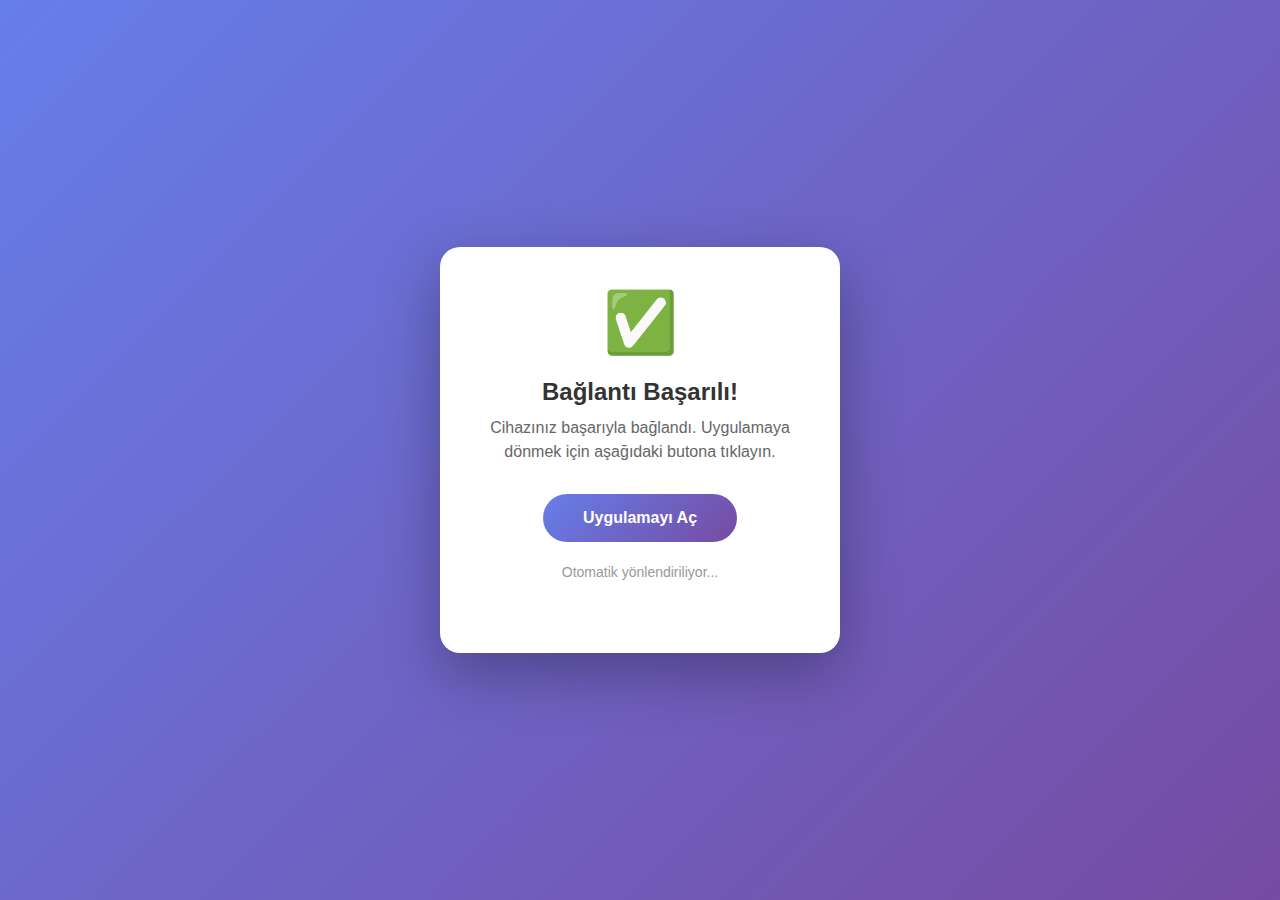
<file: rook-callback.html>
<!DOCTYPE html>
<html lang="tr">
<head>
    <meta charset="UTF-8">
    <meta name="viewport" content="width=device-width, initial-scale=1.0">
    <title>MCore - Bağlantı Başarılı</title>
    <style>
        * {
            margin: 0;
            padding: 0;
            box-sizing: border-box;
        }
        body {
            font-family: -apple-system, BlinkMacSystemFont, 'Segoe UI', Roboto, sans-serif;
            background: linear-gradient(135deg, #667eea 0%, #764ba2 100%);
            min-height: 100vh;
            display: flex;
            align-items: center;
            justify-content: center;
            padding: 20px;
        }
        .card {
            background: white;
            border-radius: 20px;
            padding: 40px;
            text-align: center;
            max-width: 400px;
            box-shadow: 0 20px 60px rgba(0,0,0,0.3);
        }
        .icon {
            font-size: 60px;
            margin-bottom: 20px;
        }
        h1 {
            color: #333;
            margin-bottom: 10px;
            font-size: 24px;
        }
        p {
            color: #666;
            margin-bottom: 30px;
            line-height: 1.5;
        }
        .btn {
            display: inline-block;
            background: linear-gradient(135deg, #667eea 0%, #764ba2 100%);
            color: white;
            padding: 15px 40px;
            border-radius: 30px;
            text-decoration: none;
            font-weight: 600;
            font-size: 16px;
            transition: transform 0.2s, box-shadow 0.2s;
        }
        .btn:hover {
            transform: translateY(-2px);
            box-shadow: 0 10px 30px rgba(102, 126, 234, 0.4);
        }
        .loading {
            color: #999;
            font-size: 14px;
            margin-top: 20px;
        }
    </style>
</head>
<body>
    <div class="card">
        <div class="icon">✅</div>
        <h1>Bağlantı Başarılı!</h1>
        <p>Cihazınız başarıyla bağlandı. Uygulamaya dönmek için aşağıdaki butona tıklayın.</p>
        <a id="openAppBtn" class="btn" href="#">Uygulamayı Aç</a>
        <p class="loading">Otomatik yönlendiriliyor...</p>
    </div>

    <script>
        // URL'deki query parametrelerini al
        const queryString = window.location.search || '';
        
        // mcore:// deep link oluştur
        const deepLink = 'mcore://rook-callback' + queryString;
        
        // Butona link ekle
        document.getElementById('openAppBtn').href = deepLink;
        
        // Otomatik yönlendir (1 saniye sonra)
        setTimeout(function() {
            window.location.href = deepLink;
        }, 1000);
    </script>
</body>
</html>
</file>
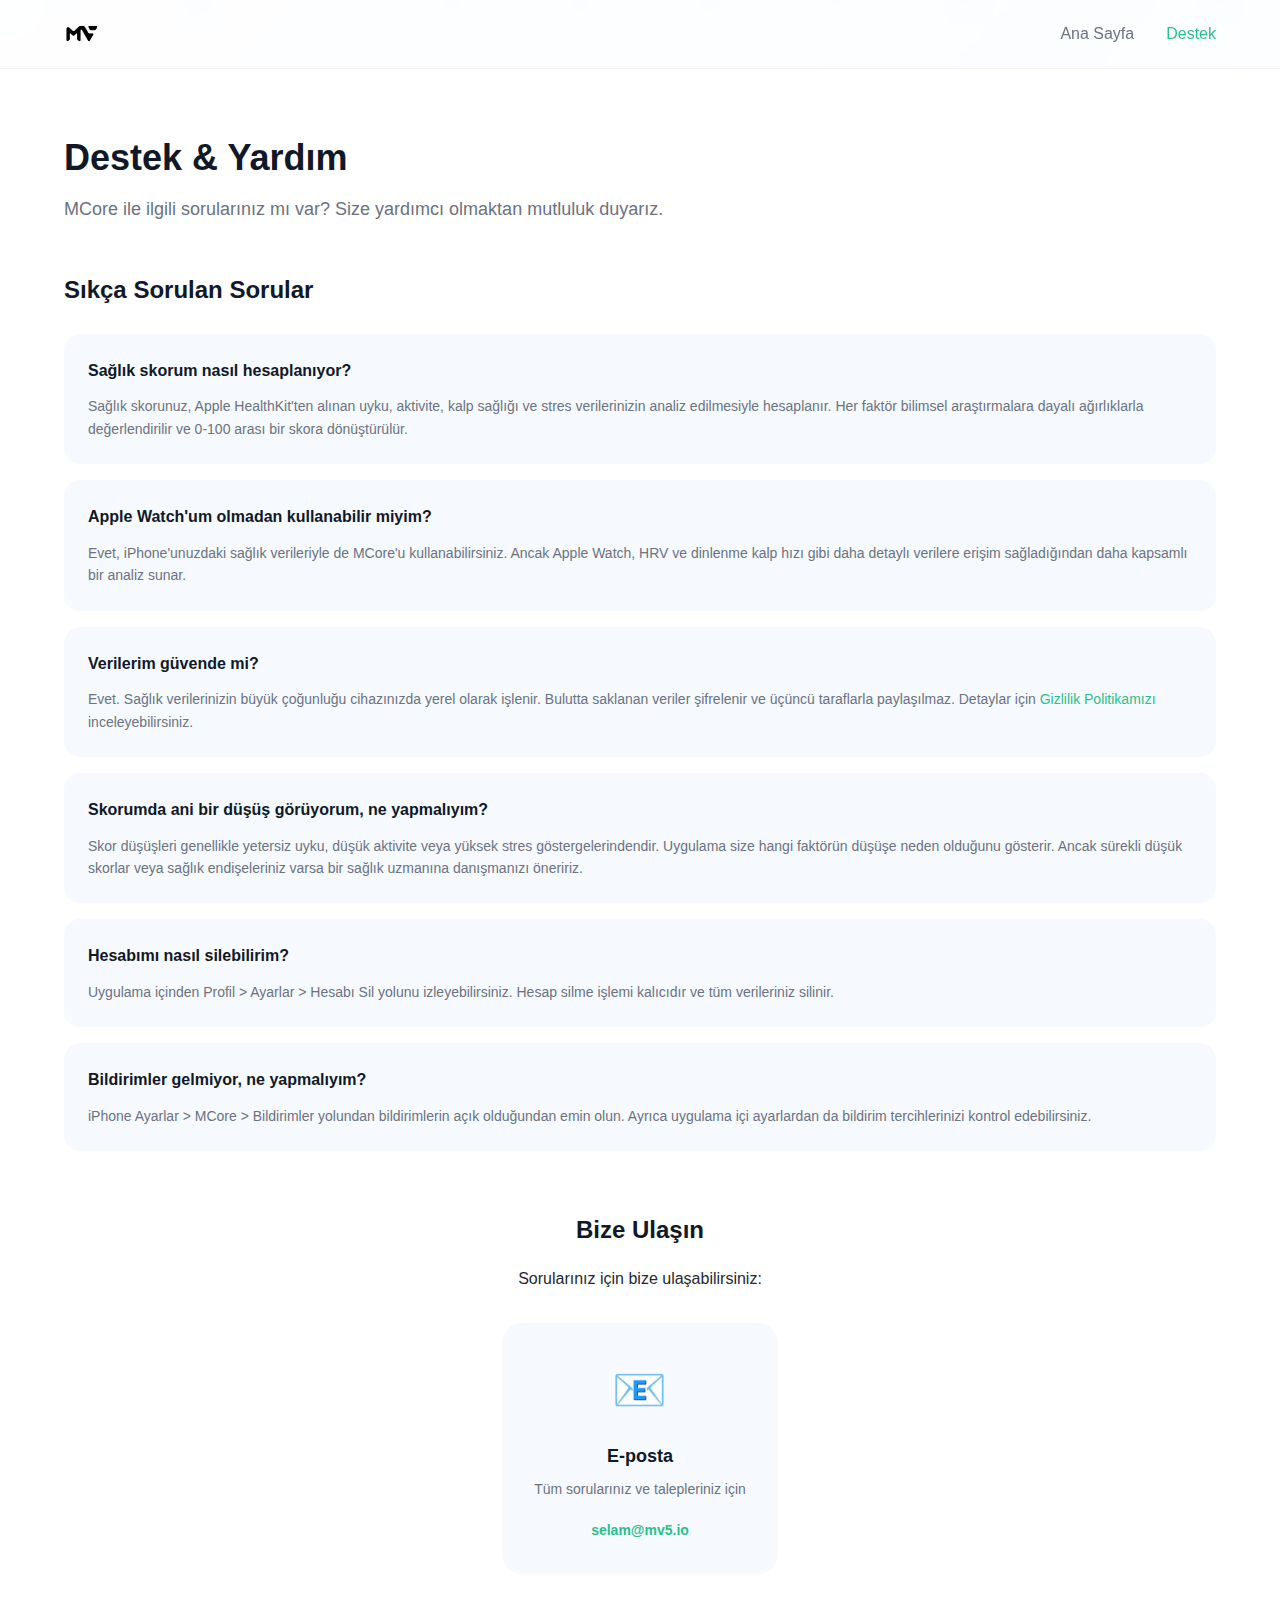
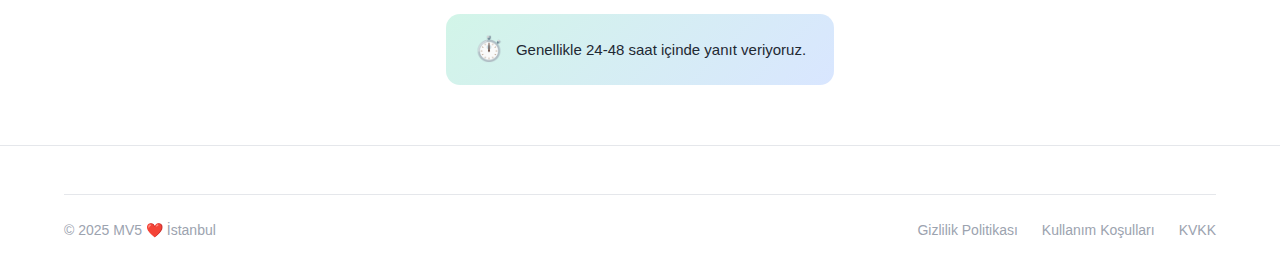
<file: support.html>
<!DOCTYPE html>
<html lang="tr">

<head>
    <meta charset="UTF-8">
    <meta name="viewport" content="width=device-width, initial-scale=1.0">
    <meta name="description" content="MCore Destek ve Yardım">
    <title>Destek - MCore</title>
    <link rel="stylesheet" href="style.css">
    <link rel="icon" type="image/png" href="favicon.png">
</head>

<body>
    <!-- Animated Particle Background -->
    <div class="particle-bg">
        <div class="particle"></div>
        <div class="particle"></div>
        <div class="particle"></div>
        <div class="particle"></div>
        <div class="particle"></div>
        <div class="particle"></div>
        <div class="particle"></div>
        <div class="particle"></div>
        <div class="particle"></div>
        <div class="particle"></div>
    </div>

    <!-- Mobile Navigation -->
    <nav class="mobile-nav" id="mobileNav">
        <a href="index.html" onclick="closeMenu()">Ana Sayfa</a>
        <a href="support.html" onclick="closeMenu()">Destek</a>
    </nav>

    <!-- Navigation -->
    <nav class="navbar">
        <div class="container">
            <a href="index.html" class="logo">
                <img src="appicon.png" alt="MV5" class="logo-image">
            </a>
            <div class="nav-links">
                <a href="index.html">Ana Sayfa</a>
                <a href="support.html" class="active">Destek</a>
            </div>
            <div class="hamburger" id="hamburger" onclick="toggleMenu()">
                <span></span>
                <span></span>
                <span></span>
            </div>
        </div>
    </nav>

    <!-- Content -->
    <main class="support-content">
        <div class="container">
            <h1>Destek & Yardım</h1>
            <p class="support-intro">
                MCore ile ilgili sorularınız mı var? Size yardımcı olmaktan mutluluk duyarız.
            </p>

            <!-- FAQ Section -->
            <section class="faq-section">
                <h2>Sıkça Sorulan Sorular</h2>

                <div class="faq-item">
                    <h3>Sağlık skorum nasıl hesaplanıyor?</h3>
                    <p>
                        Sağlık skorunuz, Apple HealthKit'ten alınan uyku, aktivite, kalp sağlığı
                        ve stres verilerinizin analiz edilmesiyle hesaplanır. Her faktör bilimsel
                        araştırmalara dayalı ağırlıklarla değerlendirilir ve 0-100 arası bir skora
                        dönüştürülür.
                    </p>
                </div>

                <div class="faq-item">
                    <h3>Apple Watch'um olmadan kullanabilir miyim?</h3>
                    <p>
                        Evet, iPhone'unuzdaki sağlık verileriyle de MCore'u kullanabilirsiniz.
                        Ancak Apple Watch, HRV ve dinlenme kalp hızı gibi daha detaylı verilere
                        erişim sağladığından daha kapsamlı bir analiz sunar.
                    </p>
                </div>

                <div class="faq-item">
                    <h3>Verilerim güvende mi?</h3>
                    <p>
                        Evet. Sağlık verilerinizin büyük çoğunluğu cihazınızda yerel olarak işlenir.
                        Bulutta saklanan veriler şifrelenir ve üçüncü taraflarla paylaşılmaz.
                        Detaylar için <a href="privacy.html">Gizlilik Politikamızı</a> inceleyebilirsiniz.
                    </p>
                </div>

                <div class="faq-item">
                    <h3>Skorumda ani bir düşüş görüyorum, ne yapmalıyım?</h3>
                    <p>
                        Skor düşüşleri genellikle yetersiz uyku, düşük aktivite veya yüksek stres
                        göstergelerindendir. Uygulama size hangi faktörün düşüşe neden olduğunu
                        gösterir. Ancak sürekli düşük skorlar veya sağlık endişeleriniz varsa
                        bir sağlık uzmanına danışmanızı öneririz.
                    </p>
                </div>

                <div class="faq-item">
                    <h3>Hesabımı nasıl silebilirim?</h3>
                    <p>
                        Uygulama içinden Profil > Ayarlar > Hesabı Sil yolunu izleyebilirsiniz.
                        Hesap silme işlemi kalıcıdır ve tüm verileriniz silinir.
                    </p>
                </div>

                <div class="faq-item">
                    <h3>Bildirimler gelmiyor, ne yapmalıyım?</h3>
                    <p>
                        iPhone Ayarlar > MCore > Bildirimler yolundan bildirimlerin açık olduğundan
                        emin olun. Ayrıca uygulama içi ayarlardan da bildirim tercihlerinizi
                        kontrol edebilirsiniz.
                    </p>
                </div>
            </section>

            <!-- Contact Section -->
            <section class="contact-section" style="text-align: center;">
                <h2>Bize Ulaşın</h2>
                <p style="margin-bottom: 32px;">Sorularınız için bize ulaşabilirsiniz:</p>

                <div class="contact-cards" style="display: flex; justify-content: center;">
                    <div class="contact-card" style="max-width: 400px;">
                        <div class="contact-icon">📧</div>
                        <h3>E-posta</h3>
                        <p>Tüm sorularınız ve talepleriniz için</p>
                        <a href="mailto:selam@mv5.io" class="contact-link">selam@mv5.io</a>
                    </div>
                </div>
            </section>

            <!-- Response Time -->
            <section class="response-section">
                <div class="response-info">
                    <span class="response-icon">⏱️</span>
                    <p>Genellikle 24-48 saat içinde yanıt veriyoruz.</p>
                </div>
            </section>
        </div>
    </main>

    <!-- Footer -->
    <footer class="footer">
        <div class="container">
            <div class="footer-bottom">
                <p>&copy; 2025 MV5 ❤️ İstanbul</p>
                <div class="footer-legal-links">
                    <a href="privacy.html">Gizlilik Politikası</a>
                    <a href="terms.html">Kullanım Koşulları</a>
                    <a href="kvkk.html">KVKK</a>
                </div>
            </div>
        </div>
    </footer>

    <script>
        function toggleMenu() {
            document.getElementById('hamburger').classList.toggle('active');
            document.getElementById('mobileNav').classList.toggle('active');
            document.body.style.overflow = document.getElementById('mobileNav').classList.contains('active') ? 'hidden' : '';
        }

        function closeMenu() {
            document.getElementById('hamburger').classList.remove('active');
            document.getElementById('mobileNav').classList.remove('active');
            document.body.style.overflow = '';
        }
    </script>
</body>

</html>
</file>
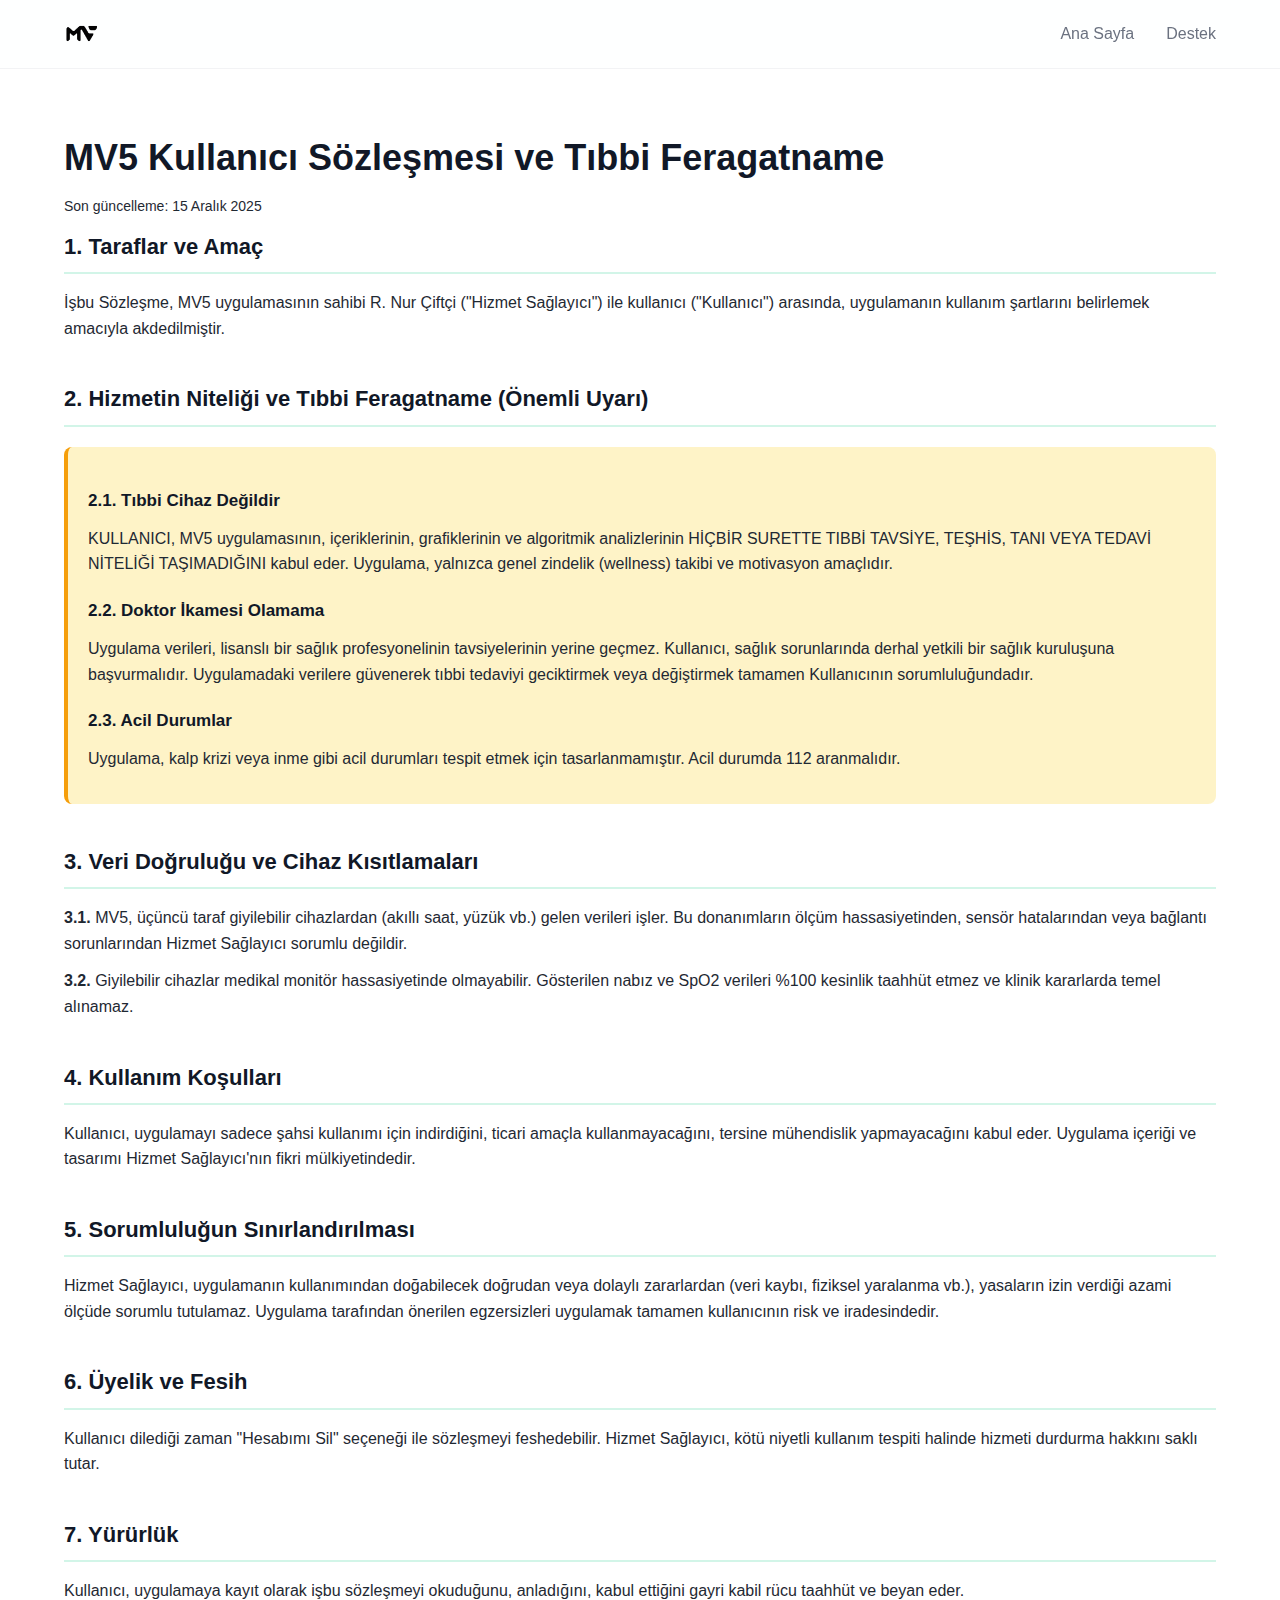
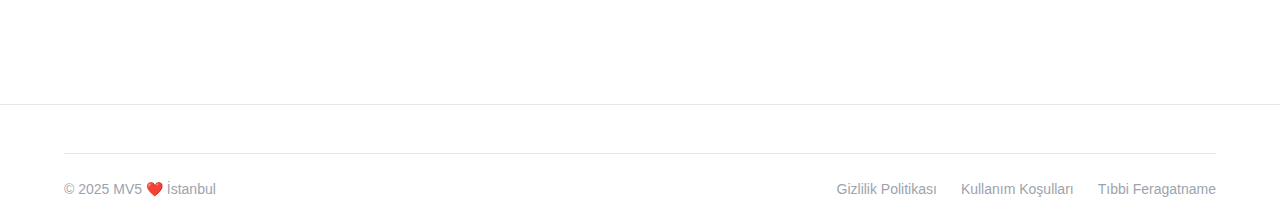
<file: terms.html>
<!DOCTYPE html>
<html lang="tr">

<head>
    <meta charset="UTF-8">
    <meta name="viewport" content="width=device-width, initial-scale=1.0">
    <meta name="description" content="MV5 Kullanıcı Sözleşmesi ve Tıbbi Feragatname">
    <title>Kullanıcı Sözleşmesi - MV5</title>
    <link rel="stylesheet" href="style.css">
    <link rel="icon" type="image/png" href="favicon.png">
</head>

<body>
    <!-- Navigation -->
    <nav class="navbar">
        <div class="container">
            <a href="index.html" class="logo">
                <img src="appicon.png" alt="MV5" class="logo-image">
            </a>
            <div class="nav-links">
                <a href="index.html">Ana Sayfa</a>
                <a href="support.html">Destek</a>
            </div>
        </div>
    </nav>

    <!-- Content -->
    <main class="legal-content">
        <div class="container">
            <h1>MV5 Kullanıcı Sözleşmesi ve Tıbbi Feragatname</h1>
            <p class="last-updated">Son güncelleme: 15 Aralık 2025</p>

            <section>
                <h2>1. Taraflar ve Amaç</h2>
                <p>
                    İşbu Sözleşme, MV5 uygulamasının sahibi R. Nur Çiftçi ("Hizmet Sağlayıcı") ile kullanıcı ("Kullanıcı") arasında, uygulamanın kullanım şartlarını belirlemek amacıyla akdedilmiştir.
                </p>
            </section>

            <section>
                <h2>2. Hizmetin Niteliği ve Tıbbi Feragatname (Önemli Uyarı)</h2>
                <div class="warning-box">
                    <h3>2.1. Tıbbi Cihaz Değildir</h3>
                    <p>
                        KULLANICI, MV5 uygulamasının, içeriklerinin, grafiklerinin ve algoritmik analizlerinin HİÇBİR SURETTE TIBBİ TAVSİYE, TEŞHİS, TANI VEYA TEDAVİ NİTELİĞİ TAŞIMADIĞINI kabul eder. Uygulama, yalnızca genel zindelik (wellness) takibi ve motivasyon amaçlıdır.
                    </p>

                    <h3>2.2. Doktor İkamesi Olamama</h3>
                    <p>
                        Uygulama verileri, lisanslı bir sağlık profesyonelinin tavsiyelerinin yerine geçmez. Kullanıcı, sağlık sorunlarında derhal yetkili bir sağlık kuruluşuna başvurmalıdır. Uygulamadaki verilere güvenerek tıbbi tedaviyi geciktirmek veya değiştirmek tamamen Kullanıcının sorumluluğundadır.
                    </p>

                    <h3>2.3. Acil Durumlar</h3>
                    <p>
                        Uygulama, kalp krizi veya inme gibi acil durumları tespit etmek için tasarlanmamıştır. Acil durumda 112 aranmalıdır.
                    </p>
                </div>
            </section>

            <section>
                <h2>3. Veri Doğruluğu ve Cihaz Kısıtlamaları</h2>
                <p>
                    <strong>3.1.</strong> MV5, üçüncü taraf giyilebilir cihazlardan (akıllı saat, yüzük vb.) gelen verileri işler. Bu donanımların ölçüm hassasiyetinden, sensör hatalarından veya bağlantı sorunlarından Hizmet Sağlayıcı sorumlu değildir.
                </p>
                <p>
                    <strong>3.2.</strong> Giyilebilir cihazlar medikal monitör hassasiyetinde olmayabilir. Gösterilen nabız ve SpO2 verileri %100 kesinlik taahhüt etmez ve klinik kararlarda temel alınamaz.
                </p>
            </section>

            <section>
                <h2>4. Kullanım Koşulları</h2>
                <p>
                    Kullanıcı, uygulamayı sadece şahsi kullanımı için indirdiğini, ticari amaçla kullanmayacağını, tersine mühendislik yapmayacağını kabul eder. Uygulama içeriği ve tasarımı Hizmet Sağlayıcı'nın fikri mülkiyetindedir.
                </p>
            </section>

            <section>
                <h2>5. Sorumluluğun Sınırlandırılması</h2>
                <p>
                    Hizmet Sağlayıcı, uygulamanın kullanımından doğabilecek doğrudan veya dolaylı zararlardan (veri kaybı, fiziksel yaralanma vb.), yasaların izin verdiği azami ölçüde sorumlu tutulamaz. Uygulama tarafından önerilen egzersizleri uygulamak tamamen kullanıcının risk ve iradesindedir.
                </p>
            </section>

            <section>
                <h2>6. Üyelik ve Fesih</h2>
                <p>
                    Kullanıcı dilediği zaman "Hesabımı Sil" seçeneği ile sözleşmeyi feshedebilir. Hizmet Sağlayıcı, kötü niyetli kullanım tespiti halinde hizmeti durdurma hakkını saklı tutar.
                </p>
            </section>

            <section>
                <h2>7. Yürürlük</h2>
                <p>
                    Kullanıcı, uygulamaya kayıt olarak işbu sözleşmeyi okuduğunu, anladığını, kabul ettiğini gayri kabil rücu taahhüt ve beyan eder.
                </p>
            </section>
        </div>
    </main>

    <!-- Footer -->
    <footer class="footer">
        <div class="container">
            <div class="footer-bottom">
                <p>&copy; 2025 MV5 ❤️ İstanbul</p>
                <div class="footer-legal-links">
                    <a href="privacy.html">Gizlilik Politikası</a>
                    <a href="terms.html">Kullanım Koşulları</a>
                    <a href="medical.html">Tıbbi Feragatname</a>
                </div>
            </div>
        </div>
    </footer>
</body>

</html>
</file>
<file: style.css>
/* MCore Website Styles - v2.0 */
/* Premium Design with Animated Particles */

:root {
    /* Brand Colors (from AppColors.swift) */
    --primary: #2BBF8A;
    --primary-dark: #25A87A;
    --primary-soft: #D2F5E8;

    /* Secondary */
    --secondary: #2F7CF6;
    --secondary-dark: #1E5BB8;
    --secondary-soft: #D9E6FF;

    /* Background Colors */
    --bg-primary: #F6FAFF;
    --bg-secondary: #E9F2FF;
    --bg-card: #FFFFFF;
    --bg-tertiary: #EEF4FA;

    /* Text Colors */
    --text-heading: #111827;
    --text-primary: #1F2933;
    --text-secondary: #6B7280;
    --text-tertiary: #9CA3AF;

    /* Other */
    --border: #E5E7EB;
    --shadow: rgba(31, 41, 55, 0.06);
    --shadow-lg: rgba(31, 41, 55, 0.1);

    /* Factor Colors */
    --factor-sleep: #6366F1;
    --factor-activity: #F59E0B;
    --factor-heart: #EF4444;

    /* Spacing */
    --container-max: 1200px;
    --section-padding: 80px;
}

/* Reset & Base */
* {
    margin: 0;
    padding: 0;
    box-sizing: border-box;
}

html {
    scroll-behavior: smooth;
}

body {
    font-family: -apple-system, BlinkMacSystemFont, 'Segoe UI', Roboto, Oxygen, Ubuntu, sans-serif;
    background-color: var(--bg-primary);
    color: var(--text-primary);
    line-height: 1.6;
    overflow-x: hidden;
}

a {
    color: var(--primary);
    text-decoration: none;
    transition: color 0.2s;
}

a:hover {
    color: var(--primary-dark);
}

ul {
    list-style-position: inside;
}

/* Container */
.container {
    max-width: var(--container-max);
    margin: 0 auto;
    padding: 0 24px;
}

/* ==================== */
/* ANIMATED PARTICLE BACKGROUND */
/* ==================== */

.particle-bg {
    position: fixed;
    top: 0;
    left: 0;
    width: 100%;
    height: 100%;
    z-index: -1;
    background: linear-gradient(135deg, var(--bg-primary) 0%, var(--bg-secondary) 50%, var(--bg-primary) 100%);
    overflow: hidden;
}

.particle {
    position: absolute;
    border-radius: 50%;
    pointer-events: none;
    animation: float-particle linear infinite;
}

@keyframes float-particle {
    0% {
        transform: translateY(100vh) translateX(0) rotate(0deg);
        opacity: 0;
    }

    10% {
        opacity: 1;
    }

    90% {
        opacity: 1;
    }

    100% {
        transform: translateY(-100px) translateX(100px) rotate(360deg);
        opacity: 0;
    }
}

/* Generate particles with different sizes and colors */
.particle:nth-child(1) {
    left: 5%;
    width: 8px;
    height: 8px;
    background: var(--primary);
    animation-duration: 25s;
    animation-delay: 0s;
    opacity: 0.3;
}

.particle:nth-child(2) {
    left: 15%;
    width: 12px;
    height: 12px;
    background: var(--secondary);
    animation-duration: 20s;
    animation-delay: 2s;
    opacity: 0.4;
}

.particle:nth-child(3) {
    left: 25%;
    width: 6px;
    height: 6px;
    background: var(--primary);
    animation-duration: 28s;
    animation-delay: 4s;
    opacity: 0.3;
}

.particle:nth-child(4) {
    left: 35%;
    width: 10px;
    height: 10px;
    background: var(--factor-sleep);
    animation-duration: 22s;
    animation-delay: 1s;
    opacity: 0.25;
}

.particle:nth-child(5) {
    left: 45%;
    width: 8px;
    height: 8px;
    background: var(--secondary);
    animation-duration: 26s;
    animation-delay: 3s;
    opacity: 0.35;
}

.particle:nth-child(6) {
    left: 55%;
    width: 14px;
    height: 14px;
    background: var(--primary);
    animation-duration: 24s;
    animation-delay: 5s;
    opacity: 0.2;
}

.particle:nth-child(7) {
    left: 65%;
    width: 6px;
    height: 6px;
    background: var(--factor-activity);
    animation-duration: 30s;
    animation-delay: 2s;
    opacity: 0.3;
}

.particle:nth-child(8) {
    left: 75%;
    width: 10px;
    height: 10px;
    background: var(--primary);
    animation-duration: 23s;
    animation-delay: 4s;
    opacity: 0.4;
}

.particle:nth-child(9) {
    left: 85%;
    width: 8px;
    height: 8px;
    background: var(--secondary);
    animation-duration: 27s;
    animation-delay: 0s;
    opacity: 0.25;
}

.particle:nth-child(10) {
    left: 95%;
    width: 12px;
    height: 12px;
    background: var(--primary);
    animation-duration: 21s;
    animation-delay: 3s;
    opacity: 0.3;
}

.particle:nth-child(11) {
    left: 10%;
    width: 4px;
    height: 4px;
    background: var(--primary-soft);
    animation-duration: 32s;
    animation-delay: 1s;
    opacity: 0.5;
}

.particle:nth-child(12) {
    left: 30%;
    width: 5px;
    height: 5px;
    background: var(--secondary-soft);
    animation-duration: 29s;
    animation-delay: 6s;
    opacity: 0.4;
}

.particle:nth-child(13) {
    left: 50%;
    width: 7px;
    height: 7px;
    background: var(--primary);
    animation-duration: 35s;
    animation-delay: 2s;
    opacity: 0.25;
}

.particle:nth-child(14) {
    left: 70%;
    width: 9px;
    height: 9px;
    background: var(--factor-sleep);
    animation-duration: 31s;
    animation-delay: 4s;
    opacity: 0.3;
}

.particle:nth-child(15) {
    left: 90%;
    width: 6px;
    height: 6px;
    background: var(--primary);
    animation-duration: 28s;
    animation-delay: 1s;
    opacity: 0.35;
}

/* ==================== */
/* NAVIGATION */
/* ==================== */

.navbar {
    background: rgba(255, 255, 255, 0.85);
    backdrop-filter: blur(12px);
    -webkit-backdrop-filter: blur(12px);
    border-bottom: 1px solid rgba(229, 231, 235, 0.5);
    padding: 16px 0;
    position: sticky;
    top: 0;
    z-index: 100;
}

.navbar .container {
    display: flex;
    justify-content: space-between;
    align-items: center;
}

.logo {
    display: flex;
    align-items: center;
    gap: 10px;
}

.logo-image {
    height: 36px;
    width: auto;
}

.logo-text {
    font-size: 22px;
    font-weight: 700;
    color: var(--text-heading);
}

.nav-links {
    display: flex;
    gap: 32px;
}

.nav-links a {
    color: var(--text-secondary);
    font-weight: 500;
    transition: color 0.2s;
}

.nav-links a:hover,
.nav-links a.active {
    color: var(--primary);
}

/* Hamburger Menu */
.hamburger {
    display: none;
    flex-direction: column;
    gap: 5px;
    cursor: pointer;
    padding: 8px;
    z-index: 101;
}

.hamburger span {
    display: block;
    width: 24px;
    height: 2px;
    background: var(--text-heading);
    border-radius: 2px;
    transition: all 0.3s;
}

.hamburger.active span:nth-child(1) {
    transform: rotate(45deg) translate(5px, 5px);
}

.hamburger.active span:nth-child(2) {
    opacity: 0;
}

.hamburger.active span:nth-child(3) {
    transform: rotate(-45deg) translate(5px, -5px);
}

/* Mobile Menu */
.mobile-nav {
    display: none;
    position: fixed;
    top: 0;
    left: 0;
    width: 100%;
    height: 100vh;
    background: rgba(255, 255, 255, 0.98);
    backdrop-filter: blur(20px);
    z-index: 99;
    flex-direction: column;
    justify-content: center;
    align-items: center;
    gap: 32px;
}

.mobile-nav.active {
    display: flex;
}

.mobile-nav a {
    font-size: 24px;
    font-weight: 600;
    color: var(--text-heading);
}

.mobile-nav a:hover {
    color: var(--primary);
}

/* ==================== */
/* HERO SECTION */
/* ==================== */

.hero {
    padding: 100px 0 120px;
    position: relative;
}

.hero .container {
    display: grid;
    grid-template-columns: 1fr 1fr;
    gap: 60px;
    align-items: center;
}

.hero-content h1 {
    font-size: 52px;
    font-weight: 800;
    color: var(--text-heading);
    line-height: 1.15;
    margin-bottom: 24px;
}

.highlight {
    background: linear-gradient(135deg, var(--primary), var(--secondary));
    -webkit-background-clip: text;
    -webkit-text-fill-color: transparent;
    background-clip: text;
}

.hero-subtitle {
    font-size: 18px;
    color: var(--text-secondary);
    margin-bottom: 36px;
    line-height: 1.7;
}

.hero-buttons {
    display: flex;
    gap: 16px;
    flex-wrap: wrap;
}

/* Buttons */
.btn {
    display: inline-flex;
    align-items: center;
    gap: 10px;
    padding: 16px 32px;
    border-radius: 14px;
    font-weight: 600;
    font-size: 16px;
    transition: all 0.3s;
    border: none;
    cursor: pointer;
}

.btn-primary {
    background: linear-gradient(135deg, var(--primary) 0%, var(--primary-dark) 100%);
    color: white;
    box-shadow: 0 8px 24px rgba(43, 191, 138, 0.35);
}

.btn-primary:hover {
    transform: translateY(-3px);
    box-shadow: 0 12px 32px rgba(43, 191, 138, 0.45);
    color: white;
}

.btn-secondary {
    background: white;
    color: var(--primary);
    border: 2px solid var(--primary);
}

.btn-secondary:hover {
    background: var(--primary-soft);
    transform: translateY(-2px);
}

.apple-icon {
    width: 20px;
    height: 20px;
}

/* Phone Mockup / Screenshot Showcase */
.hero-image {
    display: flex;
    justify-content: center;
    position: relative;
}

.screenshot-showcase {
    position: relative;
    width: 320px;
    height: 600px;
}

.screenshot-wrapper {
    position: absolute;
    border-radius: 32px;
    overflow: hidden;
    box-shadow:
        0 40px 80px rgba(31, 41, 55, 0.25),
        0 20px 40px rgba(31, 41, 55, 0.15);
    transition: all 0.5s cubic-bezier(0.4, 0, 0.2, 1);
}

.screenshot-front {
    width: 260px;
    height: 530px;
    right: 0;
    top: 40px;
    z-index: 2;
    transform: rotate(3deg);
}

.screenshot-back {
    width: 240px;
    height: 490px;
    left: 0;
    top: 0;
    z-index: 1;
    transform: rotate(-5deg);
    opacity: 0.9;
}

.screenshot-showcase:hover .screenshot-front {
    transform: rotate(0deg) translateX(10px);
}

.screenshot-showcase:hover .screenshot-back {
    transform: rotate(-2deg) translateX(-10px);
    opacity: 1;
}

.app-screenshot {
    width: 100%;
    height: 100%;
    object-fit: cover;
    object-position: top;
}

/* Floating elements around screenshots */
.hero-image::before {
    content: '💪';
    position: absolute;
    top: 10%;
    left: 5%;
    font-size: 32px;
    animation: float 4s ease-in-out infinite;
    z-index: 3;
}

.hero-image::after {
    content: '😴';
    position: absolute;
    bottom: 20%;
    right: 0;
    font-size: 32px;
    animation: float 4s ease-in-out infinite 1s;
    z-index: 3;
}

@keyframes float {

    0%,
    100% {
        transform: translateY(0);
    }

    50% {
        transform: translateY(-15px);
    }
}

/* ==================== */
/* FEATURES SECTION */
/* ==================== */

.features {
    padding: var(--section-padding) 0;
    background: var(--bg-card);
    position: relative;
}

.section-title {
    font-size: 40px;
    font-weight: 700;
    color: var(--text-heading);
    text-align: center;
    margin-bottom: 16px;
}

.section-subtitle {
    text-align: center;
    color: var(--text-secondary);
    font-size: 18px;
    margin-bottom: 48px;
    max-width: 600px;
    margin-left: auto;
    margin-right: auto;
}

.features-grid {
    display: grid;
    grid-template-columns: repeat(3, 1fr);
    gap: 24px;
}

.feature-card {
    background: var(--bg-primary);
    padding: 36px 28px;
    border-radius: 24px;
    text-align: center;
    transition: all 0.3s;
    border: 1px solid transparent;
}

.feature-card:hover {
    transform: translateY(-6px);
    box-shadow: 0 20px 40px var(--shadow);
    border-color: var(--primary-soft);
}

.feature-icon {
    width: 64px;
    height: 64px;
    background: var(--primary-soft);
    border-radius: 20px;
    display: flex;
    align-items: center;
    justify-content: center;
    font-size: 32px;
    margin: 0 auto 20px;
}

.feature-card h3 {
    font-size: 20px;
    font-weight: 600;
    color: var(--text-heading);
    margin-bottom: 12px;
}

.feature-card p {
    font-size: 15px;
    color: var(--text-secondary);
    line-height: 1.65;
}

/* ==================== */
/* HOW IT WORKS */
/* ==================== */

.how-it-works {
    padding: var(--section-padding) 0;
    background: var(--bg-primary);
}

.steps {
    display: grid;
    grid-template-columns: repeat(3, 1fr);
    gap: 40px;
    position: relative;
}

.steps::before {
    content: '';
    position: absolute;
    top: 30px;
    left: 20%;
    width: 60%;
    height: 3px;
    background: linear-gradient(90deg, var(--primary), var(--secondary), var(--primary));
    border-radius: 2px;
    z-index: 0;
}

.step {
    text-align: center;
    position: relative;
    z-index: 1;
}

.step-number {
    width: 64px;
    height: 64px;
    background: linear-gradient(135deg, var(--primary) 0%, var(--primary-dark) 100%);
    color: white;
    font-size: 26px;
    font-weight: 700;
    border-radius: 50%;
    display: flex;
    align-items: center;
    justify-content: center;
    margin: 0 auto 24px;
    box-shadow: 0 8px 24px rgba(43, 191, 138, 0.3);
}

.step h3 {
    font-size: 22px;
    font-weight: 600;
    color: var(--text-heading);
    margin-bottom: 12px;
}

.step p {
    font-size: 16px;
    color: var(--text-secondary);
    max-width: 280px;
    margin: 0 auto;
}

/* ==================== */
/* PRIVACY BANNER */
/* ==================== */

.privacy-banner {
    padding: 48px 0;
    background: linear-gradient(135deg, var(--primary-soft) 0%, var(--secondary-soft) 100%);
}

.privacy-content {
    display: flex;
    align-items: center;
    gap: 28px;
    justify-content: center;
}

.privacy-icon {
    font-size: 56px;
}

.privacy-text h3 {
    font-size: 20px;
    font-weight: 600;
    color: var(--text-heading);
    margin-bottom: 6px;
}

.privacy-text p {
    font-size: 15px;
    color: var(--text-secondary);
}

/* ==================== */
/* FOOTER */
/* ==================== */

.footer {
    background: var(--bg-card);
    border-top: 1px solid var(--border);
    padding: 48px 0 24px;
}

.footer-content {
    display: flex;
    justify-content: space-between;
    margin-bottom: 40px;
}

.footer-brand {
    max-width: 300px;
}

.footer-brand .logo {
    margin-bottom: 12px;
}

.footer-tagline {
    color: var(--text-secondary);
    font-size: 14px;
}

.footer-links {
    display: flex;
    gap: 60px;
}

.footer-column h4 {
    font-size: 14px;
    font-weight: 600;
    color: var(--text-heading);
    margin-bottom: 16px;
}

.footer-column a {
    display: block;
    color: var(--text-secondary);
    font-size: 14px;
    margin-bottom: 10px;
}

.footer-bottom {
    border-top: 1px solid var(--border);
    padding-top: 24px;
    display: flex;
    justify-content: space-between;
    align-items: center;
}

.footer-bottom p {
    font-size: 14px;
    color: var(--text-tertiary);
}

.footer-legal-links {
    display: flex;
    gap: 24px;
}

.footer-legal-links a {
    font-size: 14px;
    color: var(--text-tertiary);
}

/* ==================== */
/* LEGAL PAGES */
/* ==================== */

.legal-content {
    padding: 60px 0;
    background: var(--bg-card);
    min-height: calc(100vh - 200px);
}

.legal-content h1 {
    font-size: 36px;
    font-weight: 700;
    color: var(--text-heading);
    margin-bottom: 8px;
}

.last-updated {
    color: var(--text-tertiary);
    font-size: 14px;
    margin-bottom: 40px;
}

.legal-content section {
    margin-bottom: 40px;
}

.legal-content h2 {
    font-size: 22px;
    font-weight: 600;
    color: var(--text-heading);
    margin-bottom: 16px;
    padding-bottom: 8px;
    border-bottom: 2px solid var(--primary-soft);
}

.legal-content h3 {
    font-size: 17px;
    font-weight: 600;
    color: var(--text-heading);
    margin: 20px 0 12px;
}

.legal-content p {
    margin-bottom: 12px;
    color: var(--text-primary);
}

.legal-content ul {
    margin: 12px 0 12px 8px;
}

.legal-content li {
    margin-bottom: 8px;
    color: var(--text-primary);
}

.warning-box {
    background: #FEF3C7;
    border-left: 4px solid #F59E0B;
    padding: 20px;
    border-radius: 8px;
    margin: 20px 0;
}

/* ==================== */
/* SUPPORT PAGE */
/* ==================== */

.support-content {
    padding: 60px 0;
    background: var(--bg-card);
    min-height: calc(100vh - 200px);
}

.support-content h1 {
    font-size: 36px;
    font-weight: 700;
    color: var(--text-heading);
    margin-bottom: 8px;
}

.support-intro {
    font-size: 18px;
    color: var(--text-secondary);
    margin-bottom: 48px;
}

.faq-section {
    margin-bottom: 60px;
}

.faq-section h2 {
    font-size: 24px;
    font-weight: 600;
    color: var(--text-heading);
    margin-bottom: 24px;
}

.faq-item {
    background: var(--bg-primary);
    padding: 24px;
    border-radius: 16px;
    margin-bottom: 16px;
    transition: all 0.3s;
}

.faq-item:hover {
    box-shadow: 0 8px 24px var(--shadow);
}

.faq-item h3 {
    font-size: 16px;
    font-weight: 600;
    color: var(--text-heading);
    margin-bottom: 12px;
}

.faq-item p {
    font-size: 14px;
    color: var(--text-secondary);
    line-height: 1.6;
}

.contact-section h2 {
    font-size: 24px;
    font-weight: 600;
    color: var(--text-heading);
    margin-bottom: 16px;
}

.contact-cards {
    display: grid;
    grid-template-columns: repeat(3, 1fr);
    gap: 24px;
    margin-bottom: 40px;
}

.contact-card {
    background: var(--bg-primary);
    padding: 32px;
    border-radius: 20px;
    text-align: center;
    transition: all 0.3s;
}

.contact-card:hover {
    transform: translateY(-4px);
    box-shadow: 0 12px 32px var(--shadow);
}

.contact-icon {
    font-size: 44px;
    margin-bottom: 16px;
}

.contact-card h3 {
    font-size: 18px;
    font-weight: 600;
    color: var(--text-heading);
    margin-bottom: 8px;
}

.contact-card p {
    font-size: 14px;
    color: var(--text-secondary);
    margin-bottom: 16px;
}

.contact-link {
    font-size: 14px;
    font-weight: 600;
}

.response-section {
    text-align: center;
}

.response-info {
    display: inline-flex;
    align-items: center;
    gap: 12px;
    background: linear-gradient(135deg, var(--primary-soft), var(--secondary-soft));
    padding: 16px 28px;
    border-radius: 14px;
}

.response-icon {
    font-size: 24px;
}

.response-info p {
    font-size: 15px;
    color: var(--text-primary);
    font-weight: 500;
}

/* ==================== */
/* RESPONSIVE */
/* ==================== */

@media (max-width: 968px) {
    .hero .container {
        grid-template-columns: 1fr;
        text-align: center;
    }

    .hero-content h1 {
        font-size: 40px;
    }

    .hero-buttons {
        justify-content: center;
    }

    .hero-image {
        order: -1;
    }

    .hero-image::before,
    .hero-image::after {
        display: none;
    }

    .phone-mockup {
        width: 240px;
        height: 480px;
    }

    .score-number {
        font-size: 64px;
    }

    .features-grid {
        grid-template-columns: repeat(2, 1fr);
    }

    .steps {
        grid-template-columns: 1fr;
        gap: 32px;
    }

    .steps::before {
        display: none;
    }

    .contact-cards {
        grid-template-columns: 1fr;
    }
}

@media (max-width: 640px) {
    :root {
        --section-padding: 60px;
    }

    .nav-links {
        display: none;
    }

    .hamburger {
        display: flex;
    }

    .hero {
        padding: 60px 0 80px;
    }

    .hero-content h1 {
        font-size: 32px;
    }

    .hero-subtitle {
        font-size: 16px;
    }

    .section-title {
        font-size: 28px;
    }

    .features-grid {
        grid-template-columns: 1fr;
    }

    .footer-content {
        flex-direction: column;
        gap: 32px;
    }

    .footer-links {
        flex-direction: column;
        gap: 24px;
    }

    .footer-bottom {
        flex-direction: column;
        gap: 16px;
        text-align: center;
    }

    .legal-content h1,
    .support-content h1 {
        font-size: 28px;
    }

    .privacy-content {
        flex-direction: column;
        text-align: center;
    }
}
</file>
